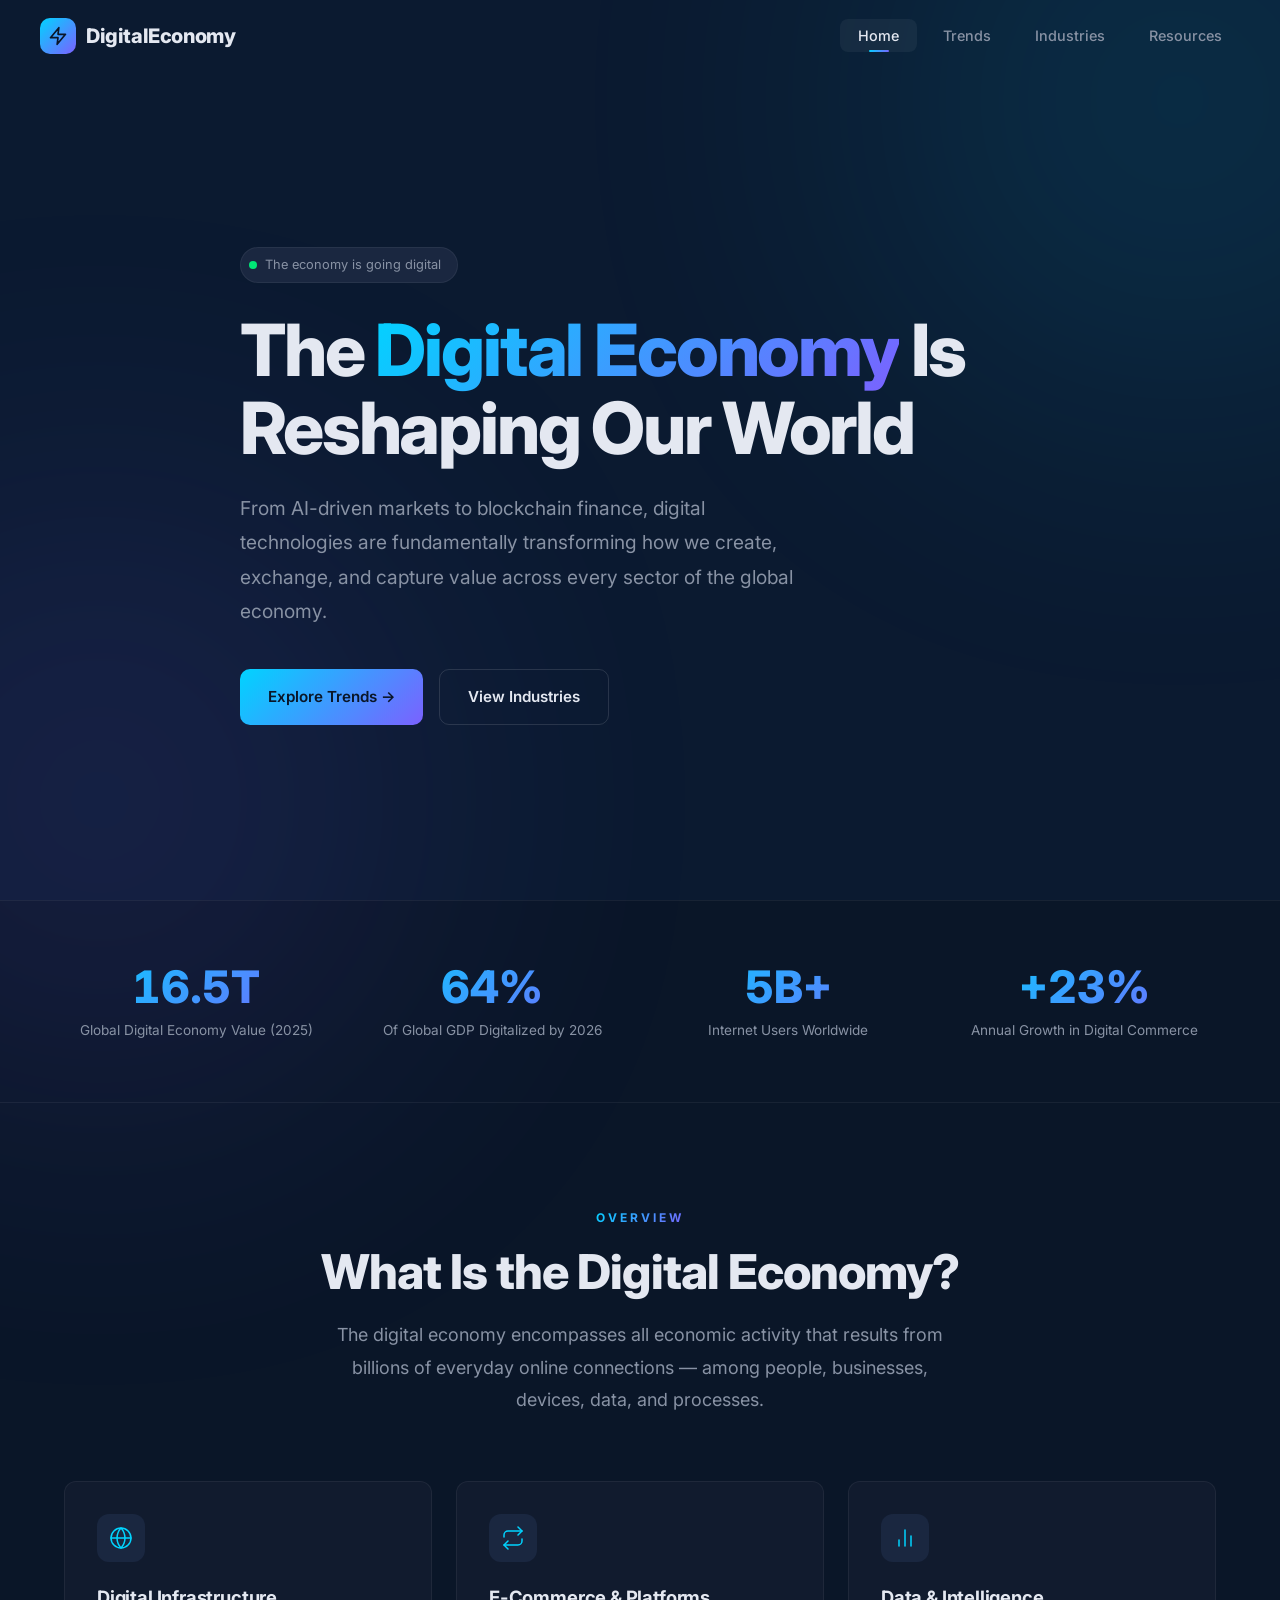
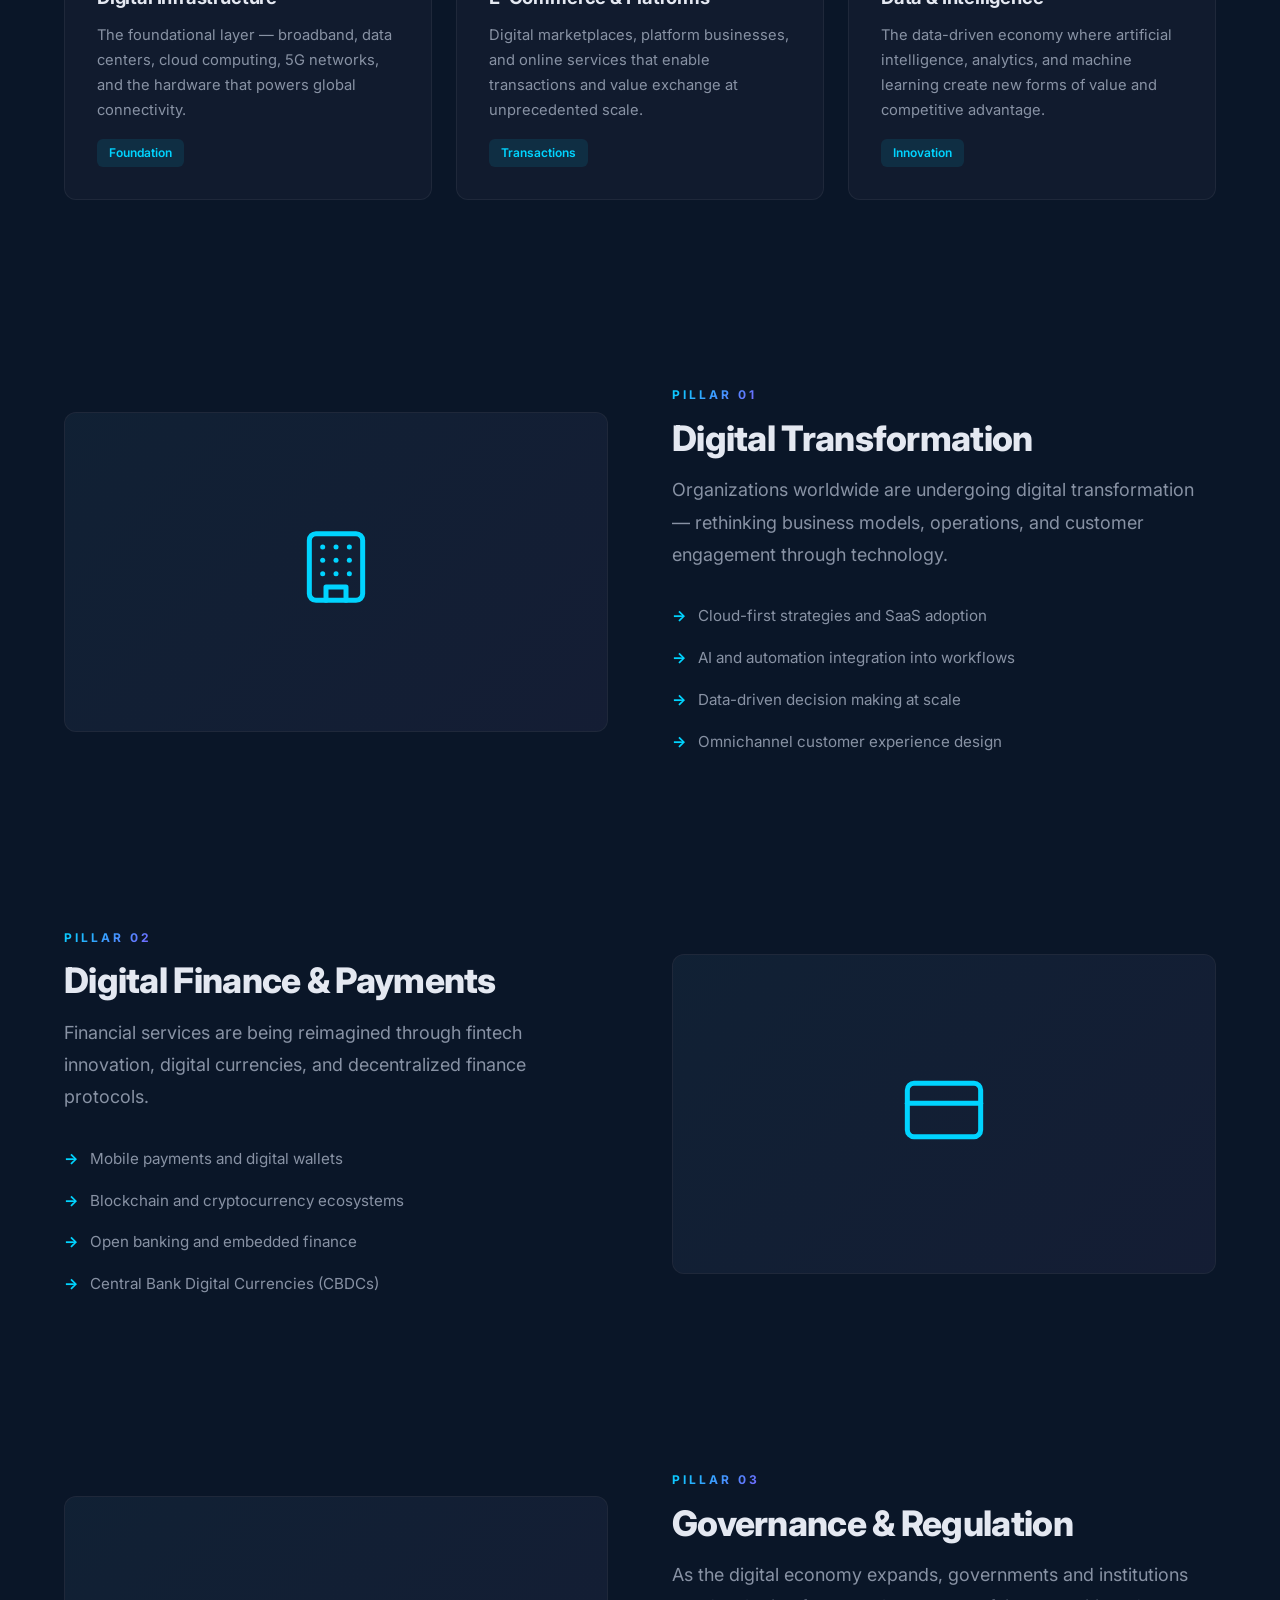
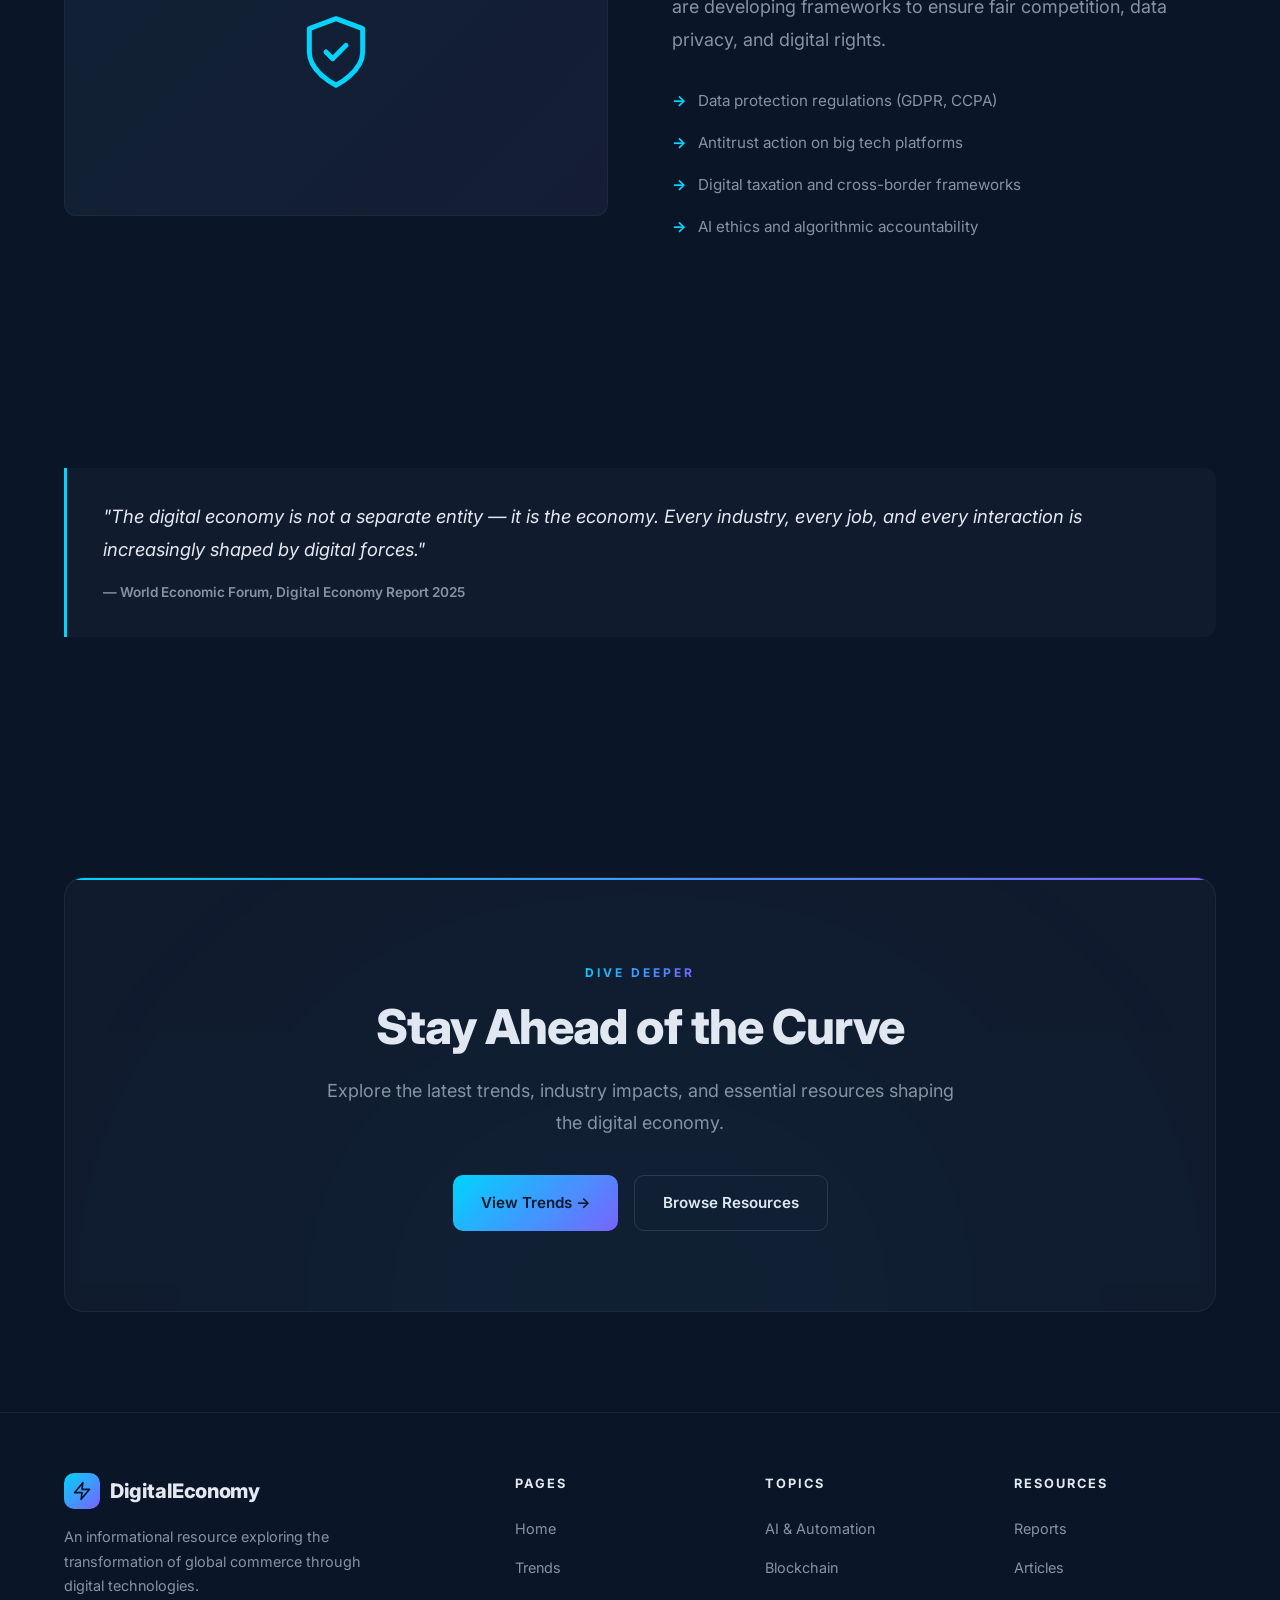
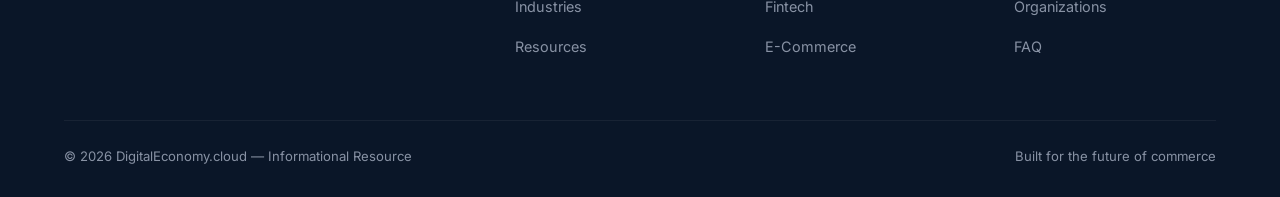
<file: index.html>
<!DOCTYPE html>
<html lang="en">
<head>
  <meta charset="UTF-8">
  <meta name="viewport" content="width=device-width, initial-scale=1.0">
  <meta name="description" content="Explore the digital economy — the global transformation of commerce, finance, and society through digital technologies.">
  <title>Digital Economy — Understanding the Future of Global Commerce</title>
  <link rel="preconnect" href="https://fonts.googleapis.com">
  <link rel="preconnect" href="https://fonts.gstatic.com" crossorigin>
  <link href="https://fonts.googleapis.com/css2?family=Inter:wght@400;500;600;700;800&display=swap" rel="stylesheet">
  <link rel="stylesheet" href="css/styles.css">
  <link rel="stylesheet" href="css/icons.css">
  <link rel="icon" href="data:image/svg+xml,%3Csvg xmlns='http://www.w3.org/2000/svg' viewBox='0 0 24 24' fill='none' stroke='%2300d4ff' stroke-width='2'%3E%3Cpolygon points='13 2 3 14 12 14 11 22 21 10 12 10 13 2'/%3E%3C/svg%3E">
</head>
<body>

  <!-- Background Effects -->
  <div class="bg-grid"></div>
  <div class="bg-glow bg-glow--1"></div>
  <div class="bg-glow bg-glow--2"></div>

  <!-- Navbar -->
  <nav class="navbar">
    <div class="navbar__inner">
      <a href="index.html" class="navbar__logo">
        <span class="navbar__logo-icon"><span class="icon icon--bolt"></span></span>
        DigitalEconomy
      </a>
      <ul class="navbar__links">
        <li><a href="index.html" class="navbar__link active">Home</a></li>
        <li><a href="trends.html" class="navbar__link">Trends</a></li>
        <li><a href="industries.html" class="navbar__link">Industries</a></li>
        <li><a href="resources.html" class="navbar__link">Resources</a></li>
      </ul>
      <button class="navbar__toggle" aria-label="Toggle navigation">
        <span></span><span></span><span></span>
      </button>
    </div>
  </nav>

  <!-- Hero -->
  <section class="hero">
    <div class="container">
      <div class="hero__content">
        <div class="hero__badge">
          <span class="hero__badge-dot"></span>
          The economy is going digital
        </div>
        <h1 class="hero__title">
          The <span class="gradient-text">Digital Economy</span> Is Reshaping Our World
        </h1>
        <p class="hero__description">
          From AI-driven markets to blockchain finance, digital technologies are fundamentally transforming how we create, exchange, and capture value across every sector of the global economy.
        </p>
        <div class="hero__actions">
          <a href="trends.html" class="btn btn--primary">Explore Trends →</a>
          <a href="industries.html" class="btn btn--outline">View Industries</a>
        </div>
      </div>
    </div>
  </section>

  <!-- Stats Strip -->
  <section class="stats-strip">
    <div class="container">
      <div class="stats-strip__grid">
        <div class="stat-item fade-in">
          <div class="stat-item__value counter" data-target="16" data-suffix=".5T">$0</div>
          <div class="stat-item__label">Global Digital Economy Value (2025)</div>
        </div>
        <div class="stat-item fade-in">
          <div class="stat-item__value counter" data-target="65" data-suffix="%">0</div>
          <div class="stat-item__label">Of Global GDP Digitalized by 2026</div>
        </div>
        <div class="stat-item fade-in">
          <div class="stat-item__value counter" data-target="5" data-suffix="B+">0</div>
          <div class="stat-item__label">Internet Users Worldwide</div>
        </div>
        <div class="stat-item fade-in">
          <div class="stat-item__value counter" data-target="23" data-suffix="%" data-prefix="+">0</div>
          <div class="stat-item__label">Annual Growth in Digital Commerce</div>
        </div>
      </div>
    </div>
  </section>

  <!-- What is the Digital Economy -->
  <section class="section">
    <div class="container">
      <div class="text-center fade-in" style="margin-bottom: 64px;">
        <span class="section-label">Overview</span>
        <h2 class="section-title">What Is the Digital Economy?</h2>
        <p class="section-subtitle">
          The digital economy encompasses all economic activity that results from billions of everyday online connections — among people, businesses, devices, data, and processes.
        </p>
      </div>

      <div class="grid-3">
        <div class="card fade-in">
          <div class="card__icon"><span class="icon icon--globe"></span></div>
          <h3 class="card__title">Digital Infrastructure</h3>
          <p class="card__text">The foundational layer — broadband, data centers, cloud computing, 5G networks, and the hardware that powers global connectivity.</p>
          <span class="card__tag">Foundation</span>
        </div>
        <div class="card fade-in">
          <div class="card__icon"><span class="icon icon--exchange"></span></div>
          <h3 class="card__title">E-Commerce & Platforms</h3>
          <p class="card__text">Digital marketplaces, platform businesses, and online services that enable transactions and value exchange at unprecedented scale.</p>
          <span class="card__tag">Transactions</span>
        </div>
        <div class="card fade-in">
          <div class="card__icon"><span class="icon icon--chart"></span></div>
          <h3 class="card__title">Data & Intelligence</h3>
          <p class="card__text">The data-driven economy where artificial intelligence, analytics, and machine learning create new forms of value and competitive advantage.</p>
          <span class="card__tag">Innovation</span>
        </div>
      </div>
    </div>
  </section>

  <!-- Feature Rows -->
  <section class="section" style="padding-top: 0;">
    <div class="container">
      <div class="feature-row fade-in">
        <div class="feature-row__visual">
          <div class="feature-row__icon"><span class="icon icon--building"></span></div>
        </div>
        <div class="feature-row__content">
          <span class="section-label">Pillar 01</span>
          <h3 class="section-title">Digital Transformation</h3>
          <p class="section-subtitle">Organizations worldwide are undergoing digital transformation — rethinking business models, operations, and customer engagement through technology.</p>
          <ul class="feature-row__list">
            <li>Cloud-first strategies and SaaS adoption</li>
            <li>AI and automation integration into workflows</li>
            <li>Data-driven decision making at scale</li>
            <li>Omnichannel customer experience design</li>
          </ul>
        </div>
      </div>

      <div class="feature-row fade-in">
        <div class="feature-row__visual">
          <div class="feature-row__icon"><span class="icon icon--card"></span></div>
        </div>
        <div class="feature-row__content">
          <span class="section-label">Pillar 02</span>
          <h3 class="section-title">Digital Finance & Payments</h3>
          <p class="section-subtitle">Financial services are being reimagined through fintech innovation, digital currencies, and decentralized finance protocols.</p>
          <ul class="feature-row__list">
            <li>Mobile payments and digital wallets</li>
            <li>Blockchain and cryptocurrency ecosystems</li>
            <li>Open banking and embedded finance</li>
            <li>Central Bank Digital Currencies (CBDCs)</li>
          </ul>
        </div>
      </div>

      <div class="feature-row fade-in">
        <div class="feature-row__visual">
          <div class="feature-row__icon"><span class="icon icon--shield"></span></div>
        </div>
        <div class="feature-row__content">
          <span class="section-label">Pillar 03</span>
          <h3 class="section-title">Governance & Regulation</h3>
          <p class="section-subtitle">As the digital economy expands, governments and institutions are developing frameworks to ensure fair competition, data privacy, and digital rights.</p>
          <ul class="feature-row__list">
            <li>Data protection regulations (GDPR, CCPA)</li>
            <li>Antitrust action on big tech platforms</li>
            <li>Digital taxation and cross-border frameworks</li>
            <li>AI ethics and algorithmic accountability</li>
          </ul>
        </div>
      </div>
    </div>
  </section>

  <!-- Quote -->
  <section class="section" style="padding-top: 0;">
    <div class="container">
      <div class="quote-block fade-in">
        <p class="quote-block__text">"The digital economy is not a separate entity — it is the economy. Every industry, every job, and every interaction is increasingly shaped by digital forces."</p>
        <span class="quote-block__author">— World Economic Forum, Digital Economy Report 2025</span>
      </div>
    </div>
  </section>

  <!-- CTA -->
  <section class="cta">
    <div class="container">
      <div class="cta__inner fade-in">
        <span class="section-label">Dive Deeper</span>
        <h2 class="section-title">Stay Ahead of the Curve</h2>
        <p class="section-subtitle">Explore the latest trends, industry impacts, and essential resources shaping the digital economy.</p>
        <div style="display: flex; gap: 16px; justify-content: center; flex-wrap: wrap;">
          <a href="trends.html" class="btn btn--primary">View Trends →</a>
          <a href="resources.html" class="btn btn--outline">Browse Resources</a>
        </div>
      </div>
    </div>
  </section>

  <!-- Footer -->
  <footer class="footer">
    <div class="container">
      <div class="footer__grid">
        <div>
          <a href="index.html" class="navbar__logo">
            <span class="navbar__logo-icon"><span class="icon icon--bolt"></span></span>
            DigitalEconomy
          </a>
          <p class="footer__brand-desc">An informational resource exploring the transformation of global commerce through digital technologies.</p>
        </div>
        <div>
          <h4 class="footer__heading">Pages</h4>
          <ul class="footer__list">
            <li><a href="index.html">Home</a></li>
            <li><a href="trends.html">Trends</a></li>
            <li><a href="industries.html">Industries</a></li>
            <li><a href="resources.html">Resources</a></li>
          </ul>
        </div>
        <div>
          <h4 class="footer__heading">Topics</h4>
          <ul class="footer__list">
            <li><a href="trends.html">AI & Automation</a></li>
            <li><a href="trends.html">Blockchain</a></li>
            <li><a href="industries.html">Fintech</a></li>
            <li><a href="industries.html">E-Commerce</a></li>
          </ul>
        </div>
        <div>
          <h4 class="footer__heading">Resources</h4>
          <ul class="footer__list">
            <li><a href="resources.html">Reports</a></li>
            <li><a href="resources.html">Articles</a></li>
            <li><a href="resources.html">Organizations</a></li>
            <li><a href="resources.html">FAQ</a></li>
          </ul>
        </div>
      </div>
      <div class="footer__bottom">
        <span>&copy; 2026 DigitalEconomy.cloud — Informational Resource</span>
        <span>Built for the future of commerce</span>
      </div>
    </div>
  </footer>

  <script src="js/main.js"></script>
</body>
</html>
</file>
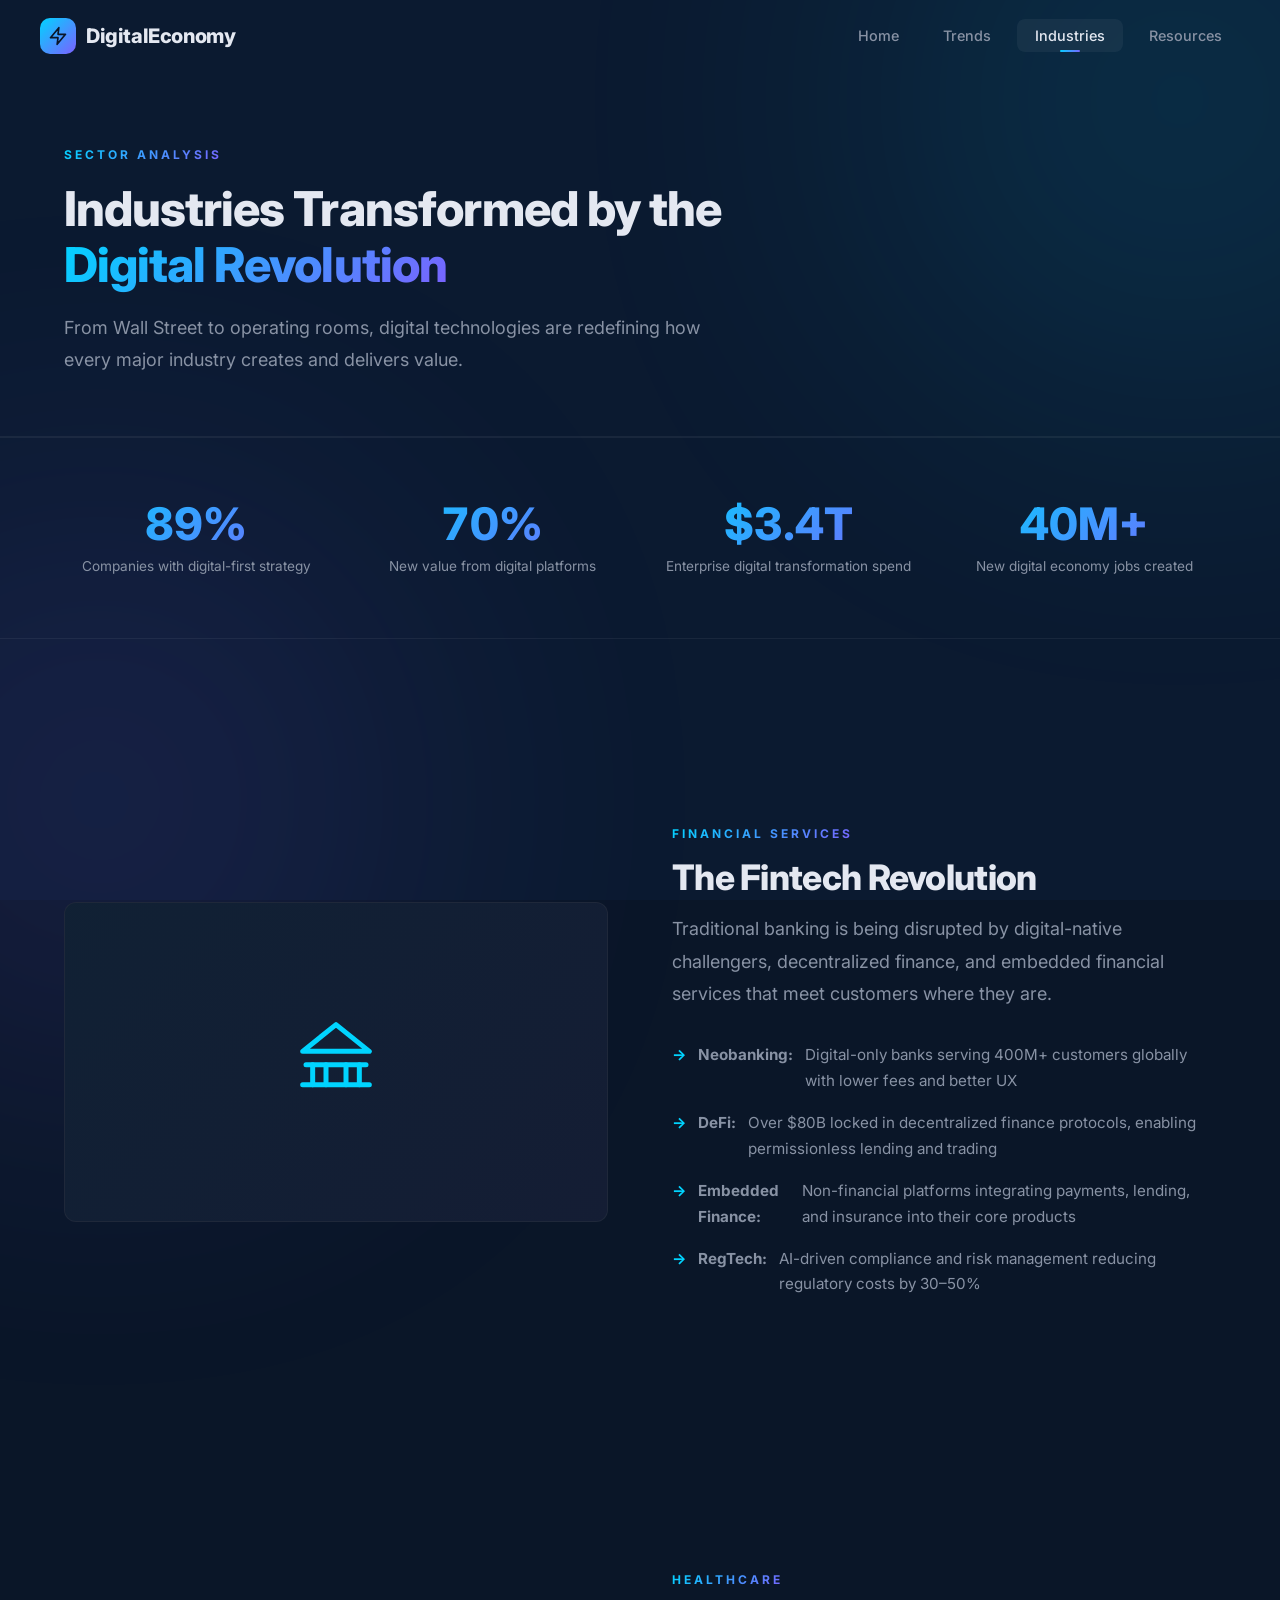
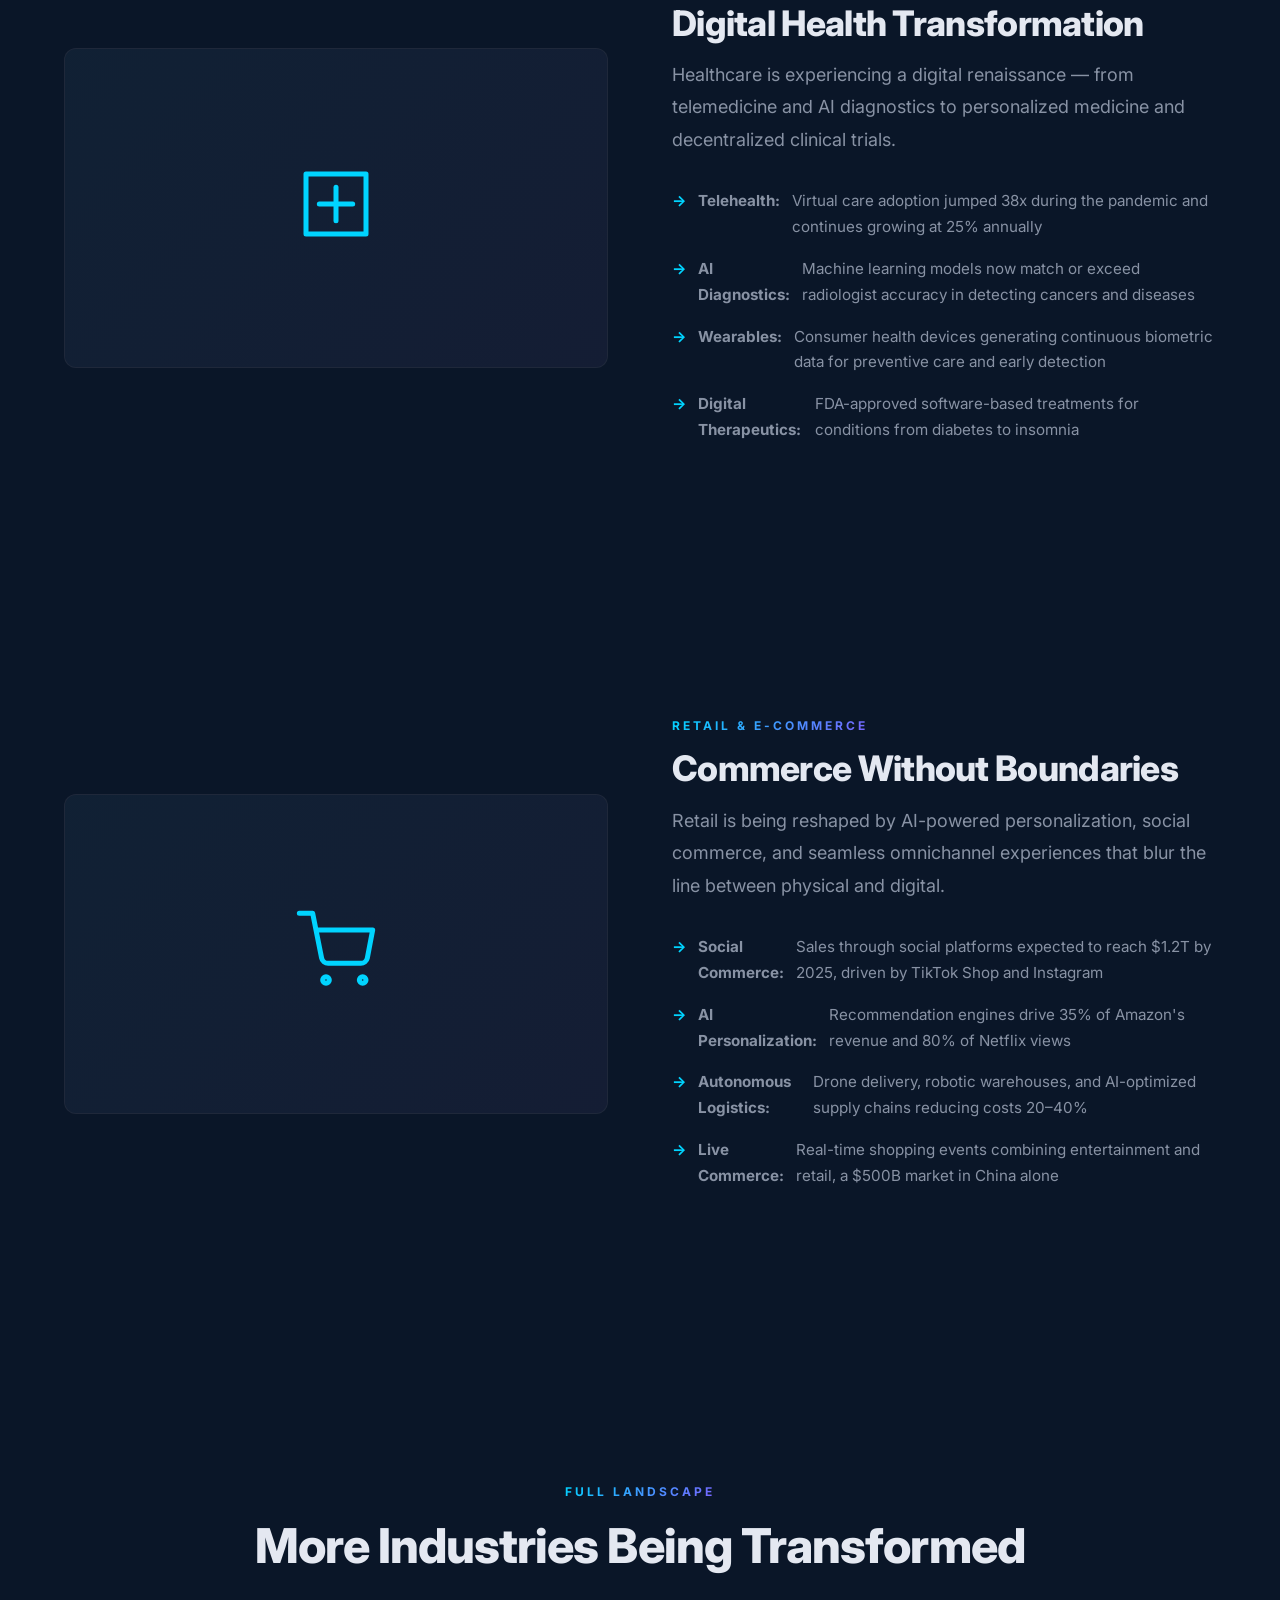
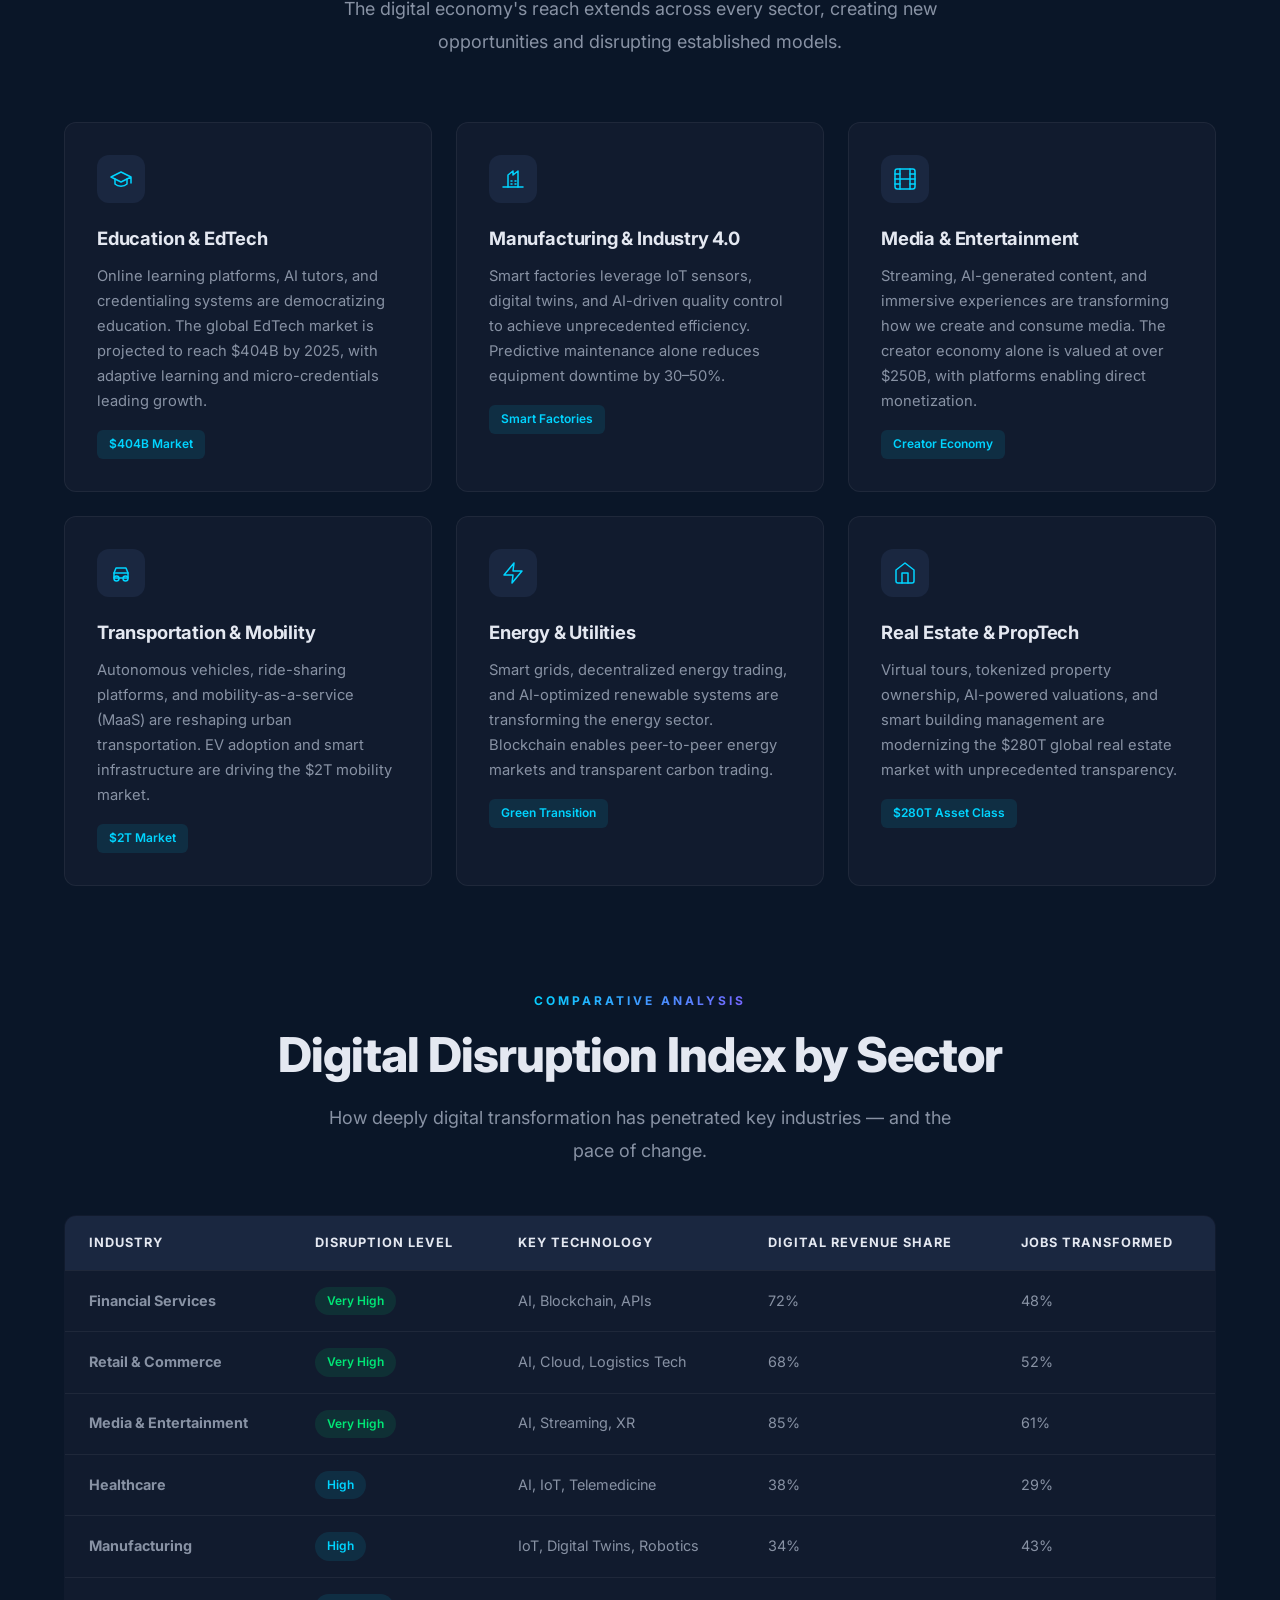
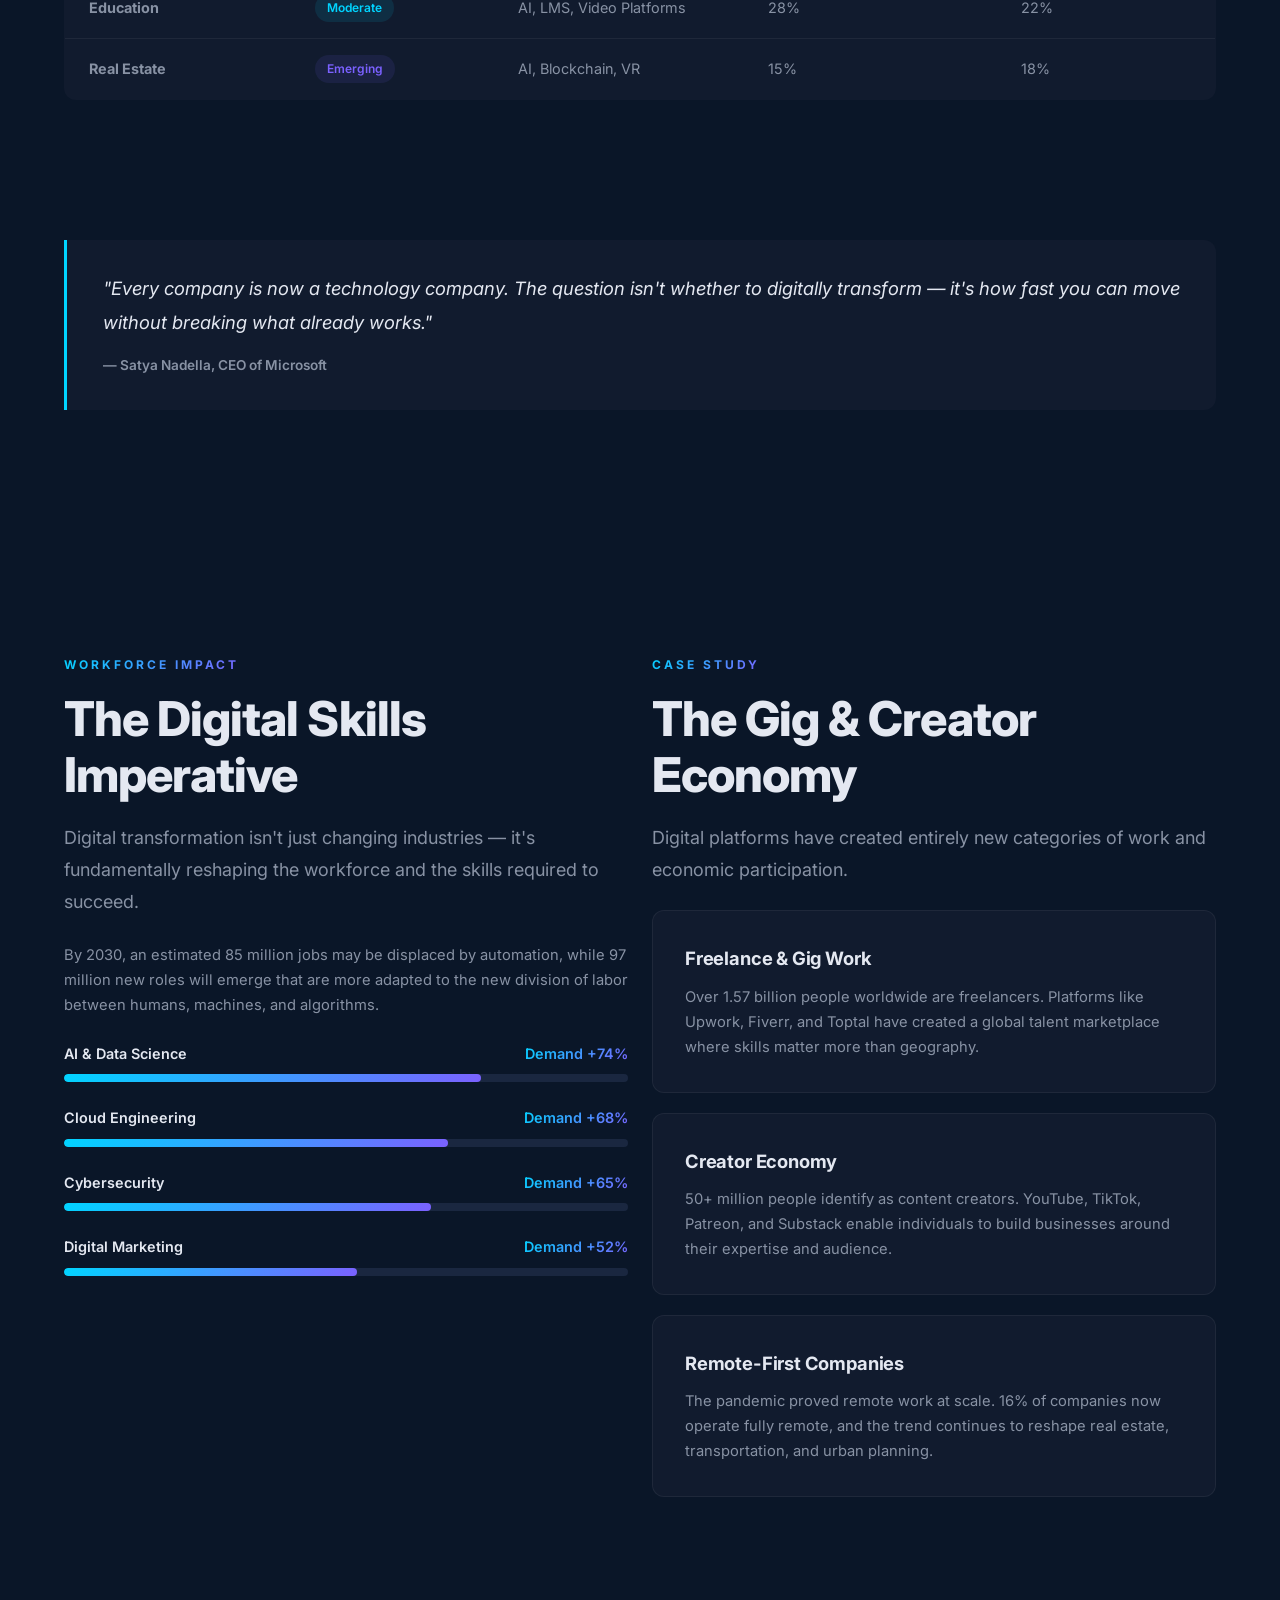
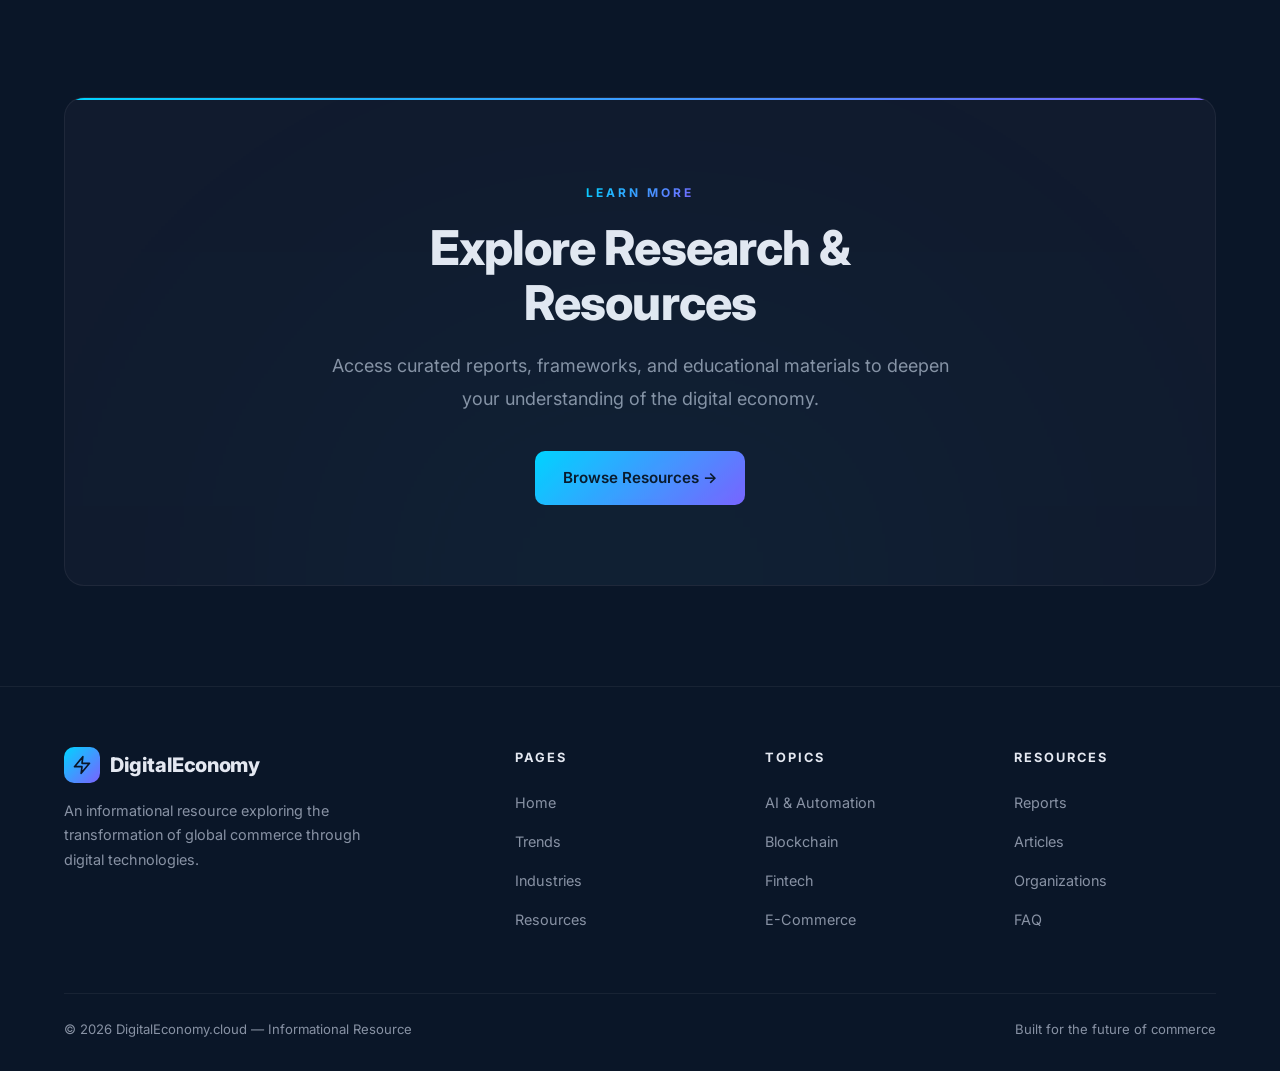
<file: industries.html>
<!DOCTYPE html>
<html lang="en">
<head>
  <meta charset="UTF-8">
  <meta name="viewport" content="width=device-width, initial-scale=1.0">
  <meta name="description" content="How the digital economy is transforming industries — finance, healthcare, retail, manufacturing, education, and entertainment.">
  <title>Industries — Digital Economy</title>
  <link rel="preconnect" href="https://fonts.googleapis.com">
  <link rel="preconnect" href="https://fonts.gstatic.com" crossorigin>
  <link href="https://fonts.googleapis.com/css2?family=Inter:wght@400;500;600;700;800&display=swap" rel="stylesheet">
  <link rel="stylesheet" href="css/styles.css">
  <link rel="stylesheet" href="css/icons.css">
  <link rel="icon" href="data:image/svg+xml,%3Csvg xmlns='http://www.w3.org/2000/svg' viewBox='0 0 24 24' fill='none' stroke='%2300d4ff' stroke-width='2'%3E%3Cpolygon points='13 2 3 14 12 14 11 22 21 10 12 10 13 2'/%3E%3C/svg%3E">
</head>
<body>

  <div class="bg-grid"></div>
  <div class="bg-glow bg-glow--1"></div>
  <div class="bg-glow bg-glow--2"></div>

  <!-- Navbar -->
  <nav class="navbar">
    <div class="navbar__inner">
      <a href="index.html" class="navbar__logo">
        <span class="navbar__logo-icon"><span class="icon icon--bolt"></span></span>
        DigitalEconomy
      </a>
      <ul class="navbar__links">
        <li><a href="index.html" class="navbar__link">Home</a></li>
        <li><a href="trends.html" class="navbar__link">Trends</a></li>
        <li><a href="industries.html" class="navbar__link active">Industries</a></li>
        <li><a href="resources.html" class="navbar__link">Resources</a></li>
      </ul>
      <button class="navbar__toggle" aria-label="Toggle navigation">
        <span></span><span></span><span></span>
      </button>
    </div>
  </nav>

  <!-- Page Header -->
  <section class="page-header">
    <div class="container">
      <div class="fade-in">
        <span class="section-label">Sector Analysis</span>
        <h1 class="section-title" style="max-width: 750px;">Industries Transformed by the <span class="gradient-text">Digital Revolution</span></h1>
        <p class="section-subtitle">From Wall Street to operating rooms, digital technologies are redefining how every major industry creates and delivers value.</p>
      </div>
    </div>
  </section>

  <!-- Industry Impact Stats -->
  <section class="stats-strip">
    <div class="container">
      <div class="stats-strip__grid">
        <div class="stat-item fade-in">
          <div class="stat-item__value counter" data-target="89" data-suffix="%">0</div>
          <div class="stat-item__label">Companies with digital-first strategy</div>
        </div>
        <div class="stat-item fade-in">
          <div class="stat-item__value counter" data-target="70" data-suffix="%">0</div>
          <div class="stat-item__label">New value from digital platforms</div>
        </div>
        <div class="stat-item fade-in">
          <div class="stat-item__value counter" data-target="3" data-suffix=".4T" data-prefix="$">0</div>
          <div class="stat-item__label">Enterprise digital transformation spend</div>
        </div>
        <div class="stat-item fade-in">
          <div class="stat-item__value counter" data-target="40" data-suffix="M+">0</div>
          <div class="stat-item__label">New digital economy jobs created</div>
        </div>
      </div>
    </div>
  </section>

  <!-- Financial Services -->
  <section class="section" id="finance">
    <div class="container">
      <div class="feature-row fade-in">
        <div class="feature-row__visual">
          <div class="feature-row__icon"><span class="icon icon--bank"></span></div>
        </div>
        <div class="feature-row__content">
          <span class="section-label">Financial Services</span>
          <h2 class="section-title">The Fintech Revolution</h2>
          <p class="section-subtitle">Traditional banking is being disrupted by digital-native challengers, decentralized finance, and embedded financial services that meet customers where they are.</p>
          <ul class="feature-row__list">
            <li><strong>Neobanking:</strong> Digital-only banks serving 400M+ customers globally with lower fees and better UX</li>
            <li><strong>DeFi:</strong> Over $80B locked in decentralized finance protocols, enabling permissionless lending and trading</li>
            <li><strong>Embedded Finance:</strong> Non-financial platforms integrating payments, lending, and insurance into their core products</li>
            <li><strong>RegTech:</strong> AI-driven compliance and risk management reducing regulatory costs by 30–50%</li>
          </ul>
        </div>
      </div>
    </div>
  </section>

  <!-- Healthcare -->
  <section class="section" style="padding-top: 0;" id="healthcare">
    <div class="container">
      <div class="feature-row fade-in">
        <div class="feature-row__visual">
          <div class="feature-row__icon"><span class="icon icon--hospital"></span></div>
        </div>
        <div class="feature-row__content">
          <span class="section-label">Healthcare</span>
          <h2 class="section-title">Digital Health Transformation</h2>
          <p class="section-subtitle">Healthcare is experiencing a digital renaissance — from telemedicine and AI diagnostics to personalized medicine and decentralized clinical trials.</p>
          <ul class="feature-row__list">
            <li><strong>Telehealth:</strong> Virtual care adoption jumped 38x during the pandemic and continues growing at 25% annually</li>
            <li><strong>AI Diagnostics:</strong> Machine learning models now match or exceed radiologist accuracy in detecting cancers and diseases</li>
            <li><strong>Wearables:</strong> Consumer health devices generating continuous biometric data for preventive care and early detection</li>
            <li><strong>Digital Therapeutics:</strong> FDA-approved software-based treatments for conditions from diabetes to insomnia</li>
          </ul>
        </div>
      </div>
    </div>
  </section>

  <!-- Retail & E-Commerce -->
  <section class="section" style="padding-top: 0;" id="retail">
    <div class="container">
      <div class="feature-row fade-in">
        <div class="feature-row__visual">
          <div class="feature-row__icon"><span class="icon icon--cart"></span></div>
        </div>
        <div class="feature-row__content">
          <span class="section-label">Retail & E-Commerce</span>
          <h2 class="section-title">Commerce Without Boundaries</h2>
          <p class="section-subtitle">Retail is being reshaped by AI-powered personalization, social commerce, and seamless omnichannel experiences that blur the line between physical and digital.</p>
          <ul class="feature-row__list">
            <li><strong>Social Commerce:</strong> Sales through social platforms expected to reach $1.2T by 2025, driven by TikTok Shop and Instagram</li>
            <li><strong>AI Personalization:</strong> Recommendation engines drive 35% of Amazon's revenue and 80% of Netflix views</li>
            <li><strong>Autonomous Logistics:</strong> Drone delivery, robotic warehouses, and AI-optimized supply chains reducing costs 20–40%</li>
            <li><strong>Live Commerce:</strong> Real-time shopping events combining entertainment and retail, a $500B market in China alone</li>
          </ul>
        </div>
      </div>
    </div>
  </section>

  <!-- All Industries Grid -->
  <section class="section">
    <div class="container">
      <div class="text-center fade-in" style="margin-bottom: 64px;">
        <span class="section-label">Full Landscape</span>
        <h2 class="section-title">More Industries Being Transformed</h2>
        <p class="section-subtitle">The digital economy's reach extends across every sector, creating new opportunities and disrupting established models.</p>
      </div>

      <div class="grid-3">
        <div class="card fade-in">
          <div class="card__icon"><span class="icon icon--graduation"></span></div>
          <h3 class="card__title">Education & EdTech</h3>
          <p class="card__text">Online learning platforms, AI tutors, and credentialing systems are democratizing education. The global EdTech market is projected to reach $404B by 2025, with adaptive learning and micro-credentials leading growth.</p>
          <span class="card__tag">$404B Market</span>
        </div>
        <div class="card fade-in">
          <div class="card__icon"><span class="icon icon--factory"></span></div>
          <h3 class="card__title">Manufacturing & Industry 4.0</h3>
          <p class="card__text">Smart factories leverage IoT sensors, digital twins, and AI-driven quality control to achieve unprecedented efficiency. Predictive maintenance alone reduces equipment downtime by 30–50%.</p>
          <span class="card__tag">Smart Factories</span>
        </div>
        <div class="card fade-in">
          <div class="card__icon"><span class="icon icon--film"></span></div>
          <h3 class="card__title">Media & Entertainment</h3>
          <p class="card__text">Streaming, AI-generated content, and immersive experiences are transforming how we create and consume media. The creator economy alone is valued at over $250B, with platforms enabling direct monetization.</p>
          <span class="card__tag">Creator Economy</span>
        </div>
        <div class="card fade-in">
          <div class="card__icon"><span class="icon icon--car"></span></div>
          <h3 class="card__title">Transportation & Mobility</h3>
          <p class="card__text">Autonomous vehicles, ride-sharing platforms, and mobility-as-a-service (MaaS) are reshaping urban transportation. EV adoption and smart infrastructure are driving the $2T mobility market.</p>
          <span class="card__tag">$2T Market</span>
        </div>
        <div class="card fade-in">
          <div class="card__icon"><span class="icon icon--energy"></span></div>
          <h3 class="card__title">Energy & Utilities</h3>
          <p class="card__text">Smart grids, decentralized energy trading, and AI-optimized renewable systems are transforming the energy sector. Blockchain enables peer-to-peer energy markets and transparent carbon trading.</p>
          <span class="card__tag">Green Transition</span>
        </div>
        <div class="card fade-in">
          <div class="card__icon"><span class="icon icon--home"></span></div>
          <h3 class="card__title">Real Estate & PropTech</h3>
          <p class="card__text">Virtual tours, tokenized property ownership, AI-powered valuations, and smart building management are modernizing the $280T global real estate market with unprecedented transparency.</p>
          <span class="card__tag">$280T Asset Class</span>
        </div>
      </div>
    </div>
  </section>

  <!-- Digital Economy Impact Table -->
  <section class="section" style="padding-top: 0;">
    <div class="container">
      <div class="text-center fade-in" style="margin-bottom: 48px;">
        <span class="section-label">Comparative Analysis</span>
        <h2 class="section-title">Digital Disruption Index by Sector</h2>
        <p class="section-subtitle">How deeply digital transformation has penetrated key industries — and the pace of change.</p>
      </div>

      <div class="fade-in" style="overflow-x: auto;">
        <table class="data-table">
          <thead>
            <tr>
              <th>Industry</th>
              <th>Disruption Level</th>
              <th>Key Technology</th>
              <th>Digital Revenue Share</th>
              <th>Jobs Transformed</th>
            </tr>
          </thead>
          <tbody>
            <tr>
              <td><strong>Financial Services</strong></td>
              <td><span class="pill pill--green">Very High</span></td>
              <td>AI, Blockchain, APIs</td>
              <td>72%</td>
              <td>48%</td>
            </tr>
            <tr>
              <td><strong>Retail & Commerce</strong></td>
              <td><span class="pill pill--green">Very High</span></td>
              <td>AI, Cloud, Logistics Tech</td>
              <td>68%</td>
              <td>52%</td>
            </tr>
            <tr>
              <td><strong>Media & Entertainment</strong></td>
              <td><span class="pill pill--green">Very High</span></td>
              <td>AI, Streaming, XR</td>
              <td>85%</td>
              <td>61%</td>
            </tr>
            <tr>
              <td><strong>Healthcare</strong></td>
              <td><span class="pill">High</span></td>
              <td>AI, IoT, Telemedicine</td>
              <td>38%</td>
              <td>29%</td>
            </tr>
            <tr>
              <td><strong>Manufacturing</strong></td>
              <td><span class="pill">High</span></td>
              <td>IoT, Digital Twins, Robotics</td>
              <td>34%</td>
              <td>43%</td>
            </tr>
            <tr>
              <td><strong>Education</strong></td>
              <td><span class="pill">Moderate</span></td>
              <td>AI, LMS, Video Platforms</td>
              <td>28%</td>
              <td>22%</td>
            </tr>
            <tr>
              <td><strong>Real Estate</strong></td>
              <td><span class="pill pill--purple">Emerging</span></td>
              <td>AI, Blockchain, VR</td>
              <td>15%</td>
              <td>18%</td>
            </tr>
          </tbody>
        </table>
      </div>
    </div>
  </section>

  <!-- Quote -->
  <section class="section" style="padding-top: 0;">
    <div class="container">
      <div class="quote-block fade-in">
        <p class="quote-block__text">"Every company is now a technology company. The question isn't whether to digitally transform — it's how fast you can move without breaking what already works."</p>
        <span class="quote-block__author">— Satya Nadella, CEO of Microsoft</span>
      </div>
    </div>
  </section>

  <!-- Workforce Section -->
  <section class="section">
    <div class="container">
      <div class="grid-2">
        <div class="fade-in">
          <span class="section-label">Workforce Impact</span>
          <h2 class="section-title">The Digital Skills Imperative</h2>
          <p class="section-subtitle" style="margin-bottom: 24px;">Digital transformation isn't just changing industries — it's fundamentally reshaping the workforce and the skills required to succeed.</p>
          <p class="card__text" style="margin-bottom: 24px;">By 2030, an estimated 85 million jobs may be displaced by automation, while 97 million new roles will emerge that are more adapted to the new division of labor between humans, machines, and algorithms.</p>

          <div class="progress-bar">
            <div class="progress-bar__header">
              <span>AI & Data Science</span>
              <span class="gradient-text">Demand +74%</span>
            </div>
            <div class="progress-bar__track">
              <div class="progress-bar__fill" data-width="74%"></div>
            </div>
          </div>

          <div class="progress-bar">
            <div class="progress-bar__header">
              <span>Cloud Engineering</span>
              <span class="gradient-text">Demand +68%</span>
            </div>
            <div class="progress-bar__track">
              <div class="progress-bar__fill" data-width="68%"></div>
            </div>
          </div>

          <div class="progress-bar">
            <div class="progress-bar__header">
              <span>Cybersecurity</span>
              <span class="gradient-text">Demand +65%</span>
            </div>
            <div class="progress-bar__track">
              <div class="progress-bar__fill" data-width="65%"></div>
            </div>
          </div>

          <div class="progress-bar">
            <div class="progress-bar__header">
              <span>Digital Marketing</span>
              <span class="gradient-text">Demand +52%</span>
            </div>
            <div class="progress-bar__track">
              <div class="progress-bar__fill" data-width="52%"></div>
            </div>
          </div>
        </div>

        <div class="fade-in">
          <span class="section-label">Case Study</span>
          <h2 class="section-title">The Gig & Creator Economy</h2>
          <p class="section-subtitle" style="margin-bottom: 24px;">Digital platforms have created entirely new categories of work and economic participation.</p>

          <div class="card" style="margin-bottom: 20px;">
            <h4 class="card__title">Freelance & Gig Work</h4>
            <p class="card__text">Over 1.57 billion people worldwide are freelancers. Platforms like Upwork, Fiverr, and Toptal have created a global talent marketplace where skills matter more than geography.</p>
          </div>

          <div class="card" style="margin-bottom: 20px;">
            <h4 class="card__title">Creator Economy</h4>
            <p class="card__text">50+ million people identify as content creators. YouTube, TikTok, Patreon, and Substack enable individuals to build businesses around their expertise and audience.</p>
          </div>

          <div class="card">
            <h4 class="card__title">Remote-First Companies</h4>
            <p class="card__text">The pandemic proved remote work at scale. 16% of companies now operate fully remote, and the trend continues to reshape real estate, transportation, and urban planning.</p>
          </div>
        </div>
      </div>
    </div>
  </section>

  <!-- CTA -->
  <section class="cta">
    <div class="container">
      <div class="cta__inner fade-in">
        <span class="section-label">Learn More</span>
        <h2 class="section-title">Explore Research & Resources</h2>
        <p class="section-subtitle">Access curated reports, frameworks, and educational materials to deepen your understanding of the digital economy.</p>
        <a href="resources.html" class="btn btn--primary">Browse Resources →</a>
      </div>
    </div>
  </section>

  <!-- Footer -->
  <footer class="footer">
    <div class="container">
      <div class="footer__grid">
        <div>
          <a href="index.html" class="navbar__logo">
            <span class="navbar__logo-icon"><span class="icon icon--bolt"></span></span>
            DigitalEconomy
          </a>
          <p class="footer__brand-desc">An informational resource exploring the transformation of global commerce through digital technologies.</p>
        </div>
        <div>
          <h4 class="footer__heading">Pages</h4>
          <ul class="footer__list">
            <li><a href="index.html">Home</a></li>
            <li><a href="trends.html">Trends</a></li>
            <li><a href="industries.html">Industries</a></li>
            <li><a href="resources.html">Resources</a></li>
          </ul>
        </div>
        <div>
          <h4 class="footer__heading">Topics</h4>
          <ul class="footer__list">
            <li><a href="trends.html">AI & Automation</a></li>
            <li><a href="trends.html">Blockchain</a></li>
            <li><a href="industries.html">Fintech</a></li>
            <li><a href="industries.html">E-Commerce</a></li>
          </ul>
        </div>
        <div>
          <h4 class="footer__heading">Resources</h4>
          <ul class="footer__list">
            <li><a href="resources.html">Reports</a></li>
            <li><a href="resources.html">Articles</a></li>
            <li><a href="resources.html">Organizations</a></li>
            <li><a href="resources.html">FAQ</a></li>
          </ul>
        </div>
      </div>
      <div class="footer__bottom">
        <span>&copy; 2026 DigitalEconomy.cloud — Informational Resource</span>
        <span>Built for the future of commerce</span>
      </div>
    </div>
  </footer>

  <script src="js/main.js"></script>
</body>
</html>
</file>
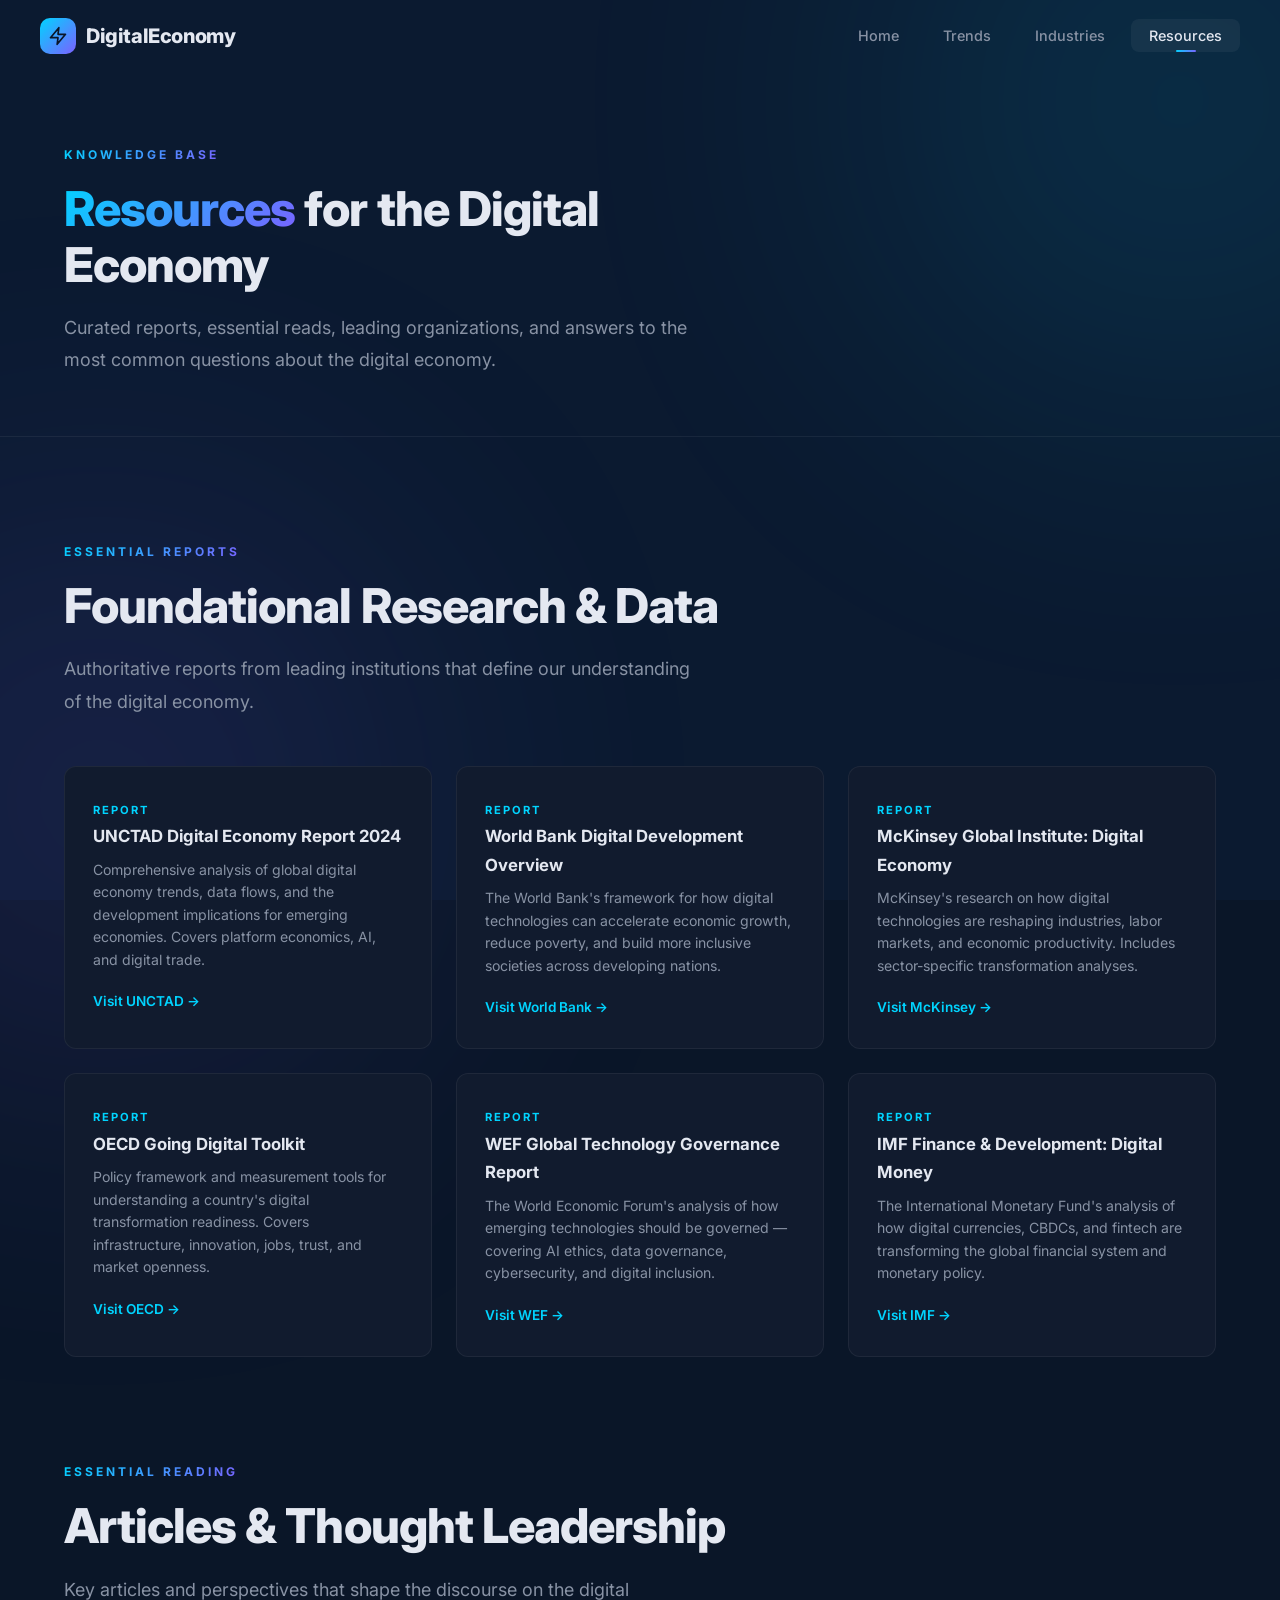
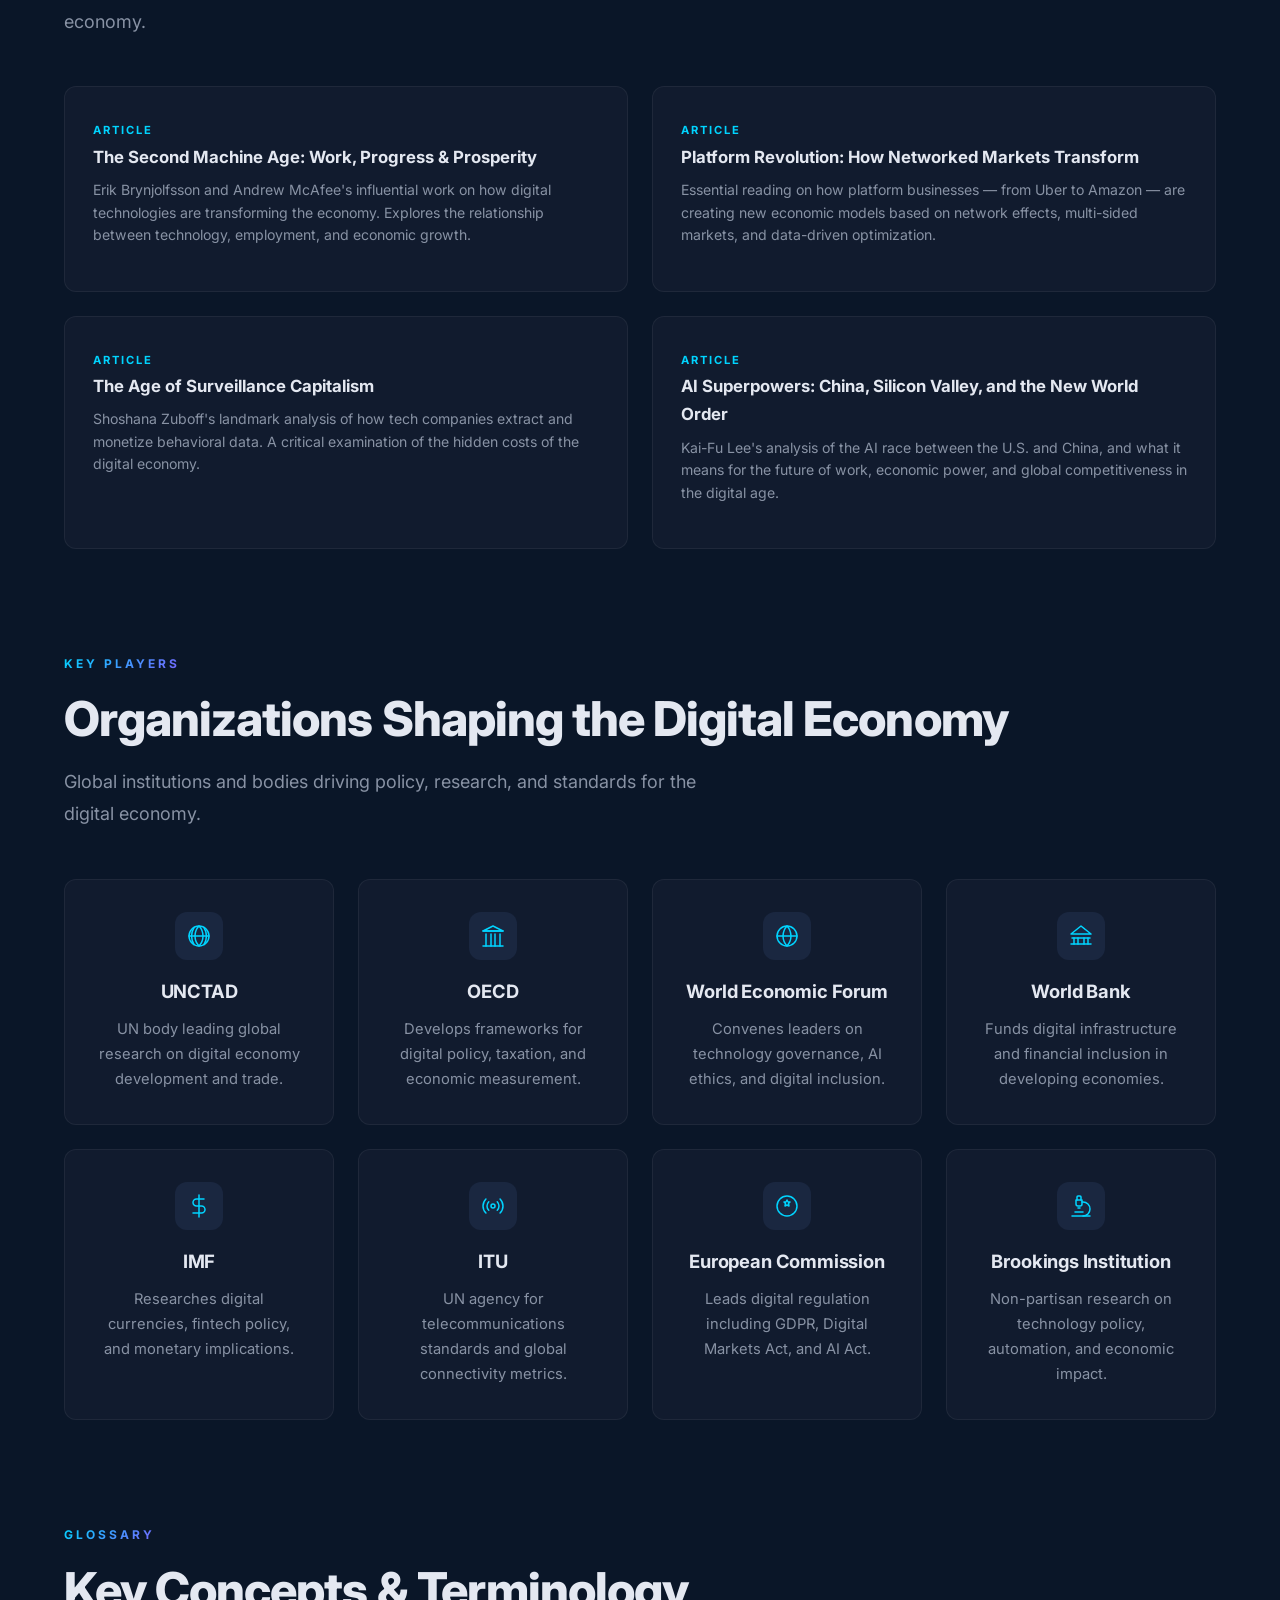
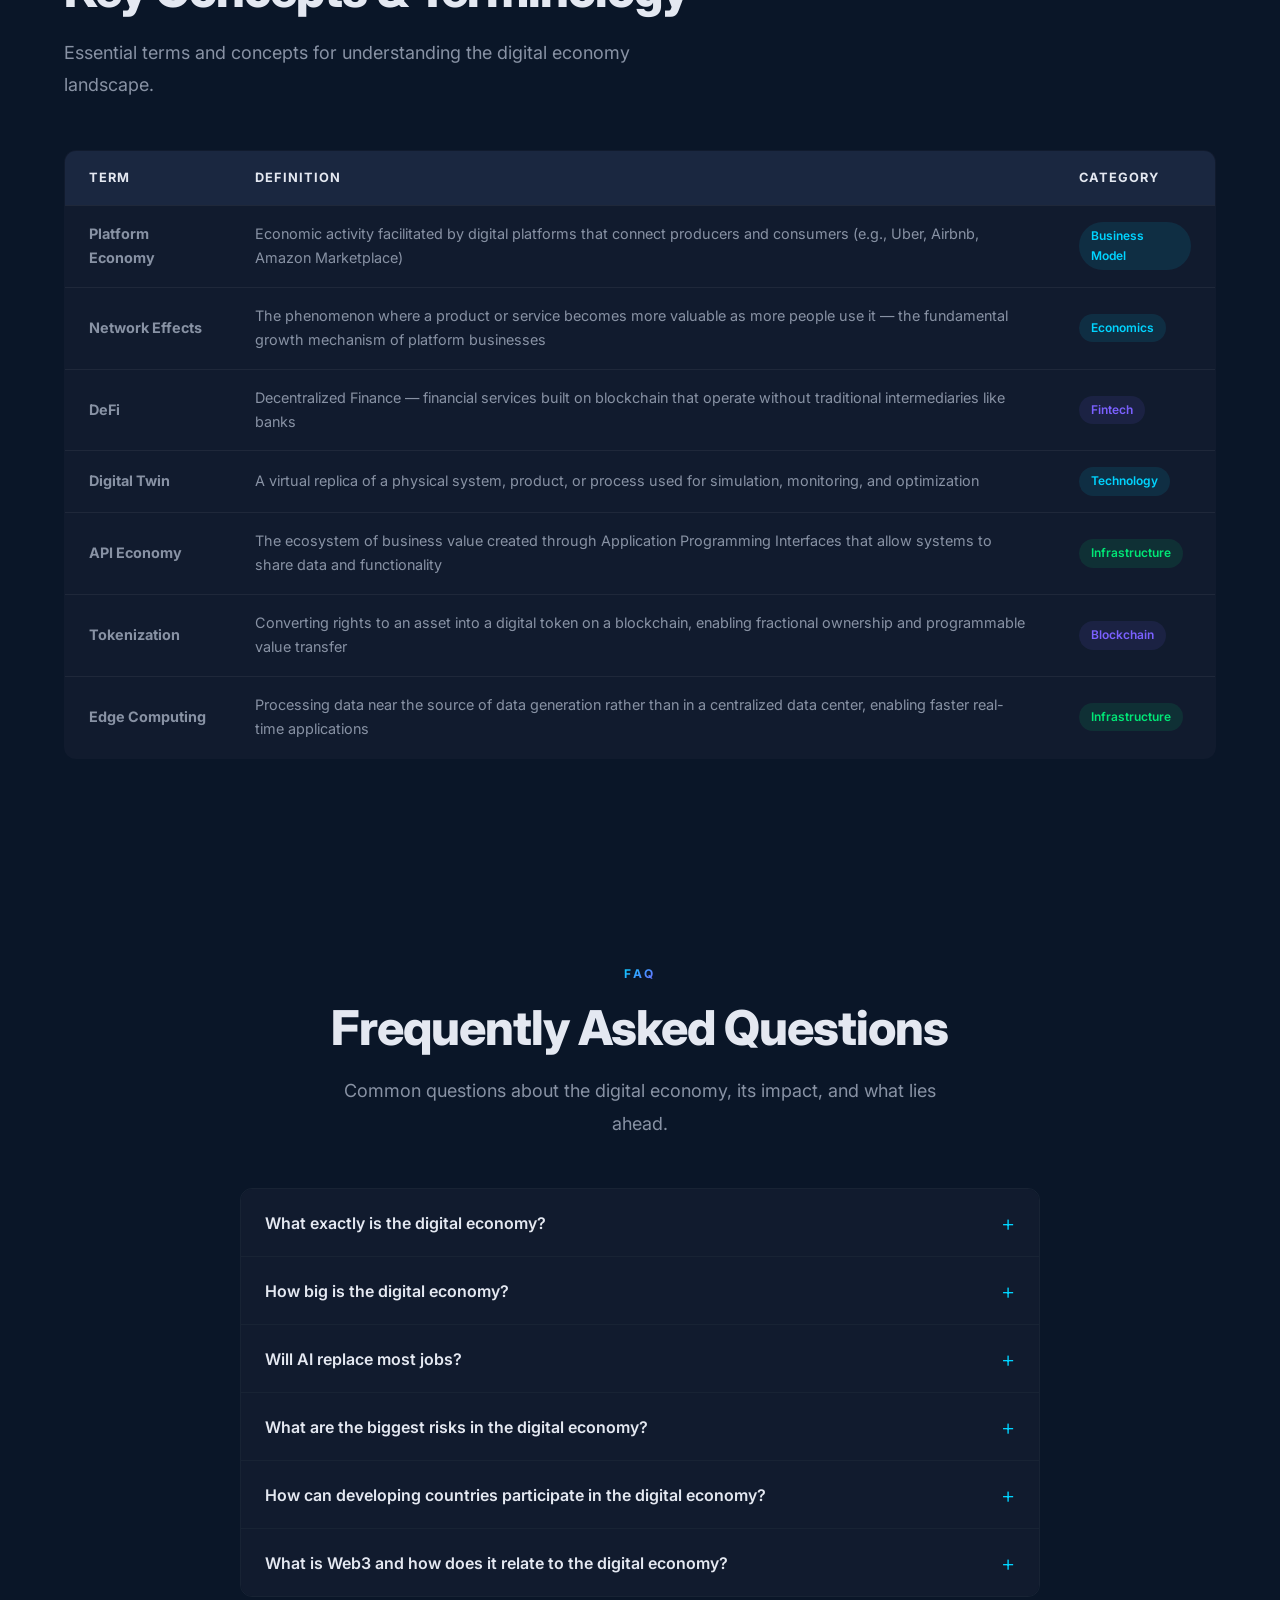
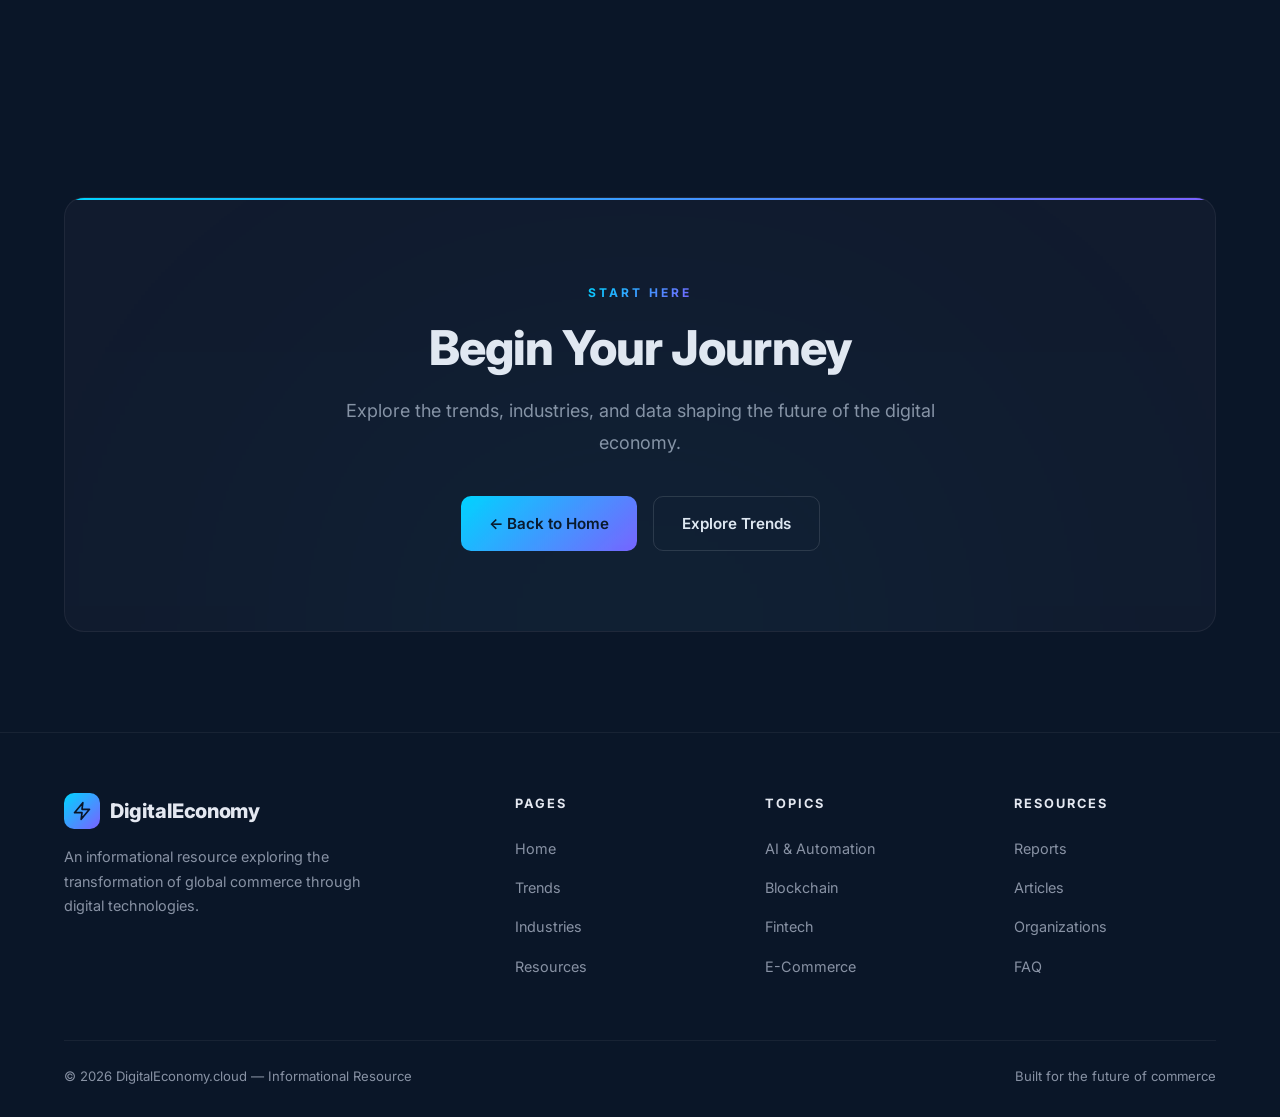
<file: resources.html>
<!DOCTYPE html>
<html lang="en">
<head>
  <meta charset="UTF-8">
  <meta name="viewport" content="width=device-width, initial-scale=1.0">
  <meta name="description" content="Essential resources for understanding the digital economy — reports, articles, organizations, and frequently asked questions.">
  <title>Resources — Digital Economy</title>
  <link rel="preconnect" href="https://fonts.googleapis.com">
  <link rel="preconnect" href="https://fonts.gstatic.com" crossorigin>
  <link href="https://fonts.googleapis.com/css2?family=Inter:wght@400;500;600;700;800&display=swap" rel="stylesheet">
  <link rel="stylesheet" href="css/styles.css">
  <link rel="stylesheet" href="css/icons.css">
  <link rel="icon" href="data:image/svg+xml,%3Csvg xmlns='http://www.w3.org/2000/svg' viewBox='0 0 24 24' fill='none' stroke='%2300d4ff' stroke-width='2'%3E%3Cpolygon points='13 2 3 14 12 14 11 22 21 10 12 10 13 2'/%3E%3C/svg%3E">
</head>
<body>

  <div class="bg-grid"></div>
  <div class="bg-glow bg-glow--1"></div>
  <div class="bg-glow bg-glow--2"></div>

  <!-- Navbar -->
  <nav class="navbar">
    <div class="navbar__inner">
      <a href="index.html" class="navbar__logo">
        <span class="navbar__logo-icon"><span class="icon icon--bolt"></span></span>
        DigitalEconomy
      </a>
      <ul class="navbar__links">
        <li><a href="index.html" class="navbar__link">Home</a></li>
        <li><a href="trends.html" class="navbar__link">Trends</a></li>
        <li><a href="industries.html" class="navbar__link">Industries</a></li>
        <li><a href="resources.html" class="navbar__link active">Resources</a></li>
      </ul>
      <button class="navbar__toggle" aria-label="Toggle navigation">
        <span></span><span></span><span></span>
      </button>
    </div>
  </nav>

  <!-- Page Header -->
  <section class="page-header">
    <div class="container">
      <div class="fade-in">
        <span class="section-label">Knowledge Base</span>
        <h1 class="section-title" style="max-width: 680px;"><span class="gradient-text">Resources</span> for the Digital Economy</h1>
        <p class="section-subtitle">Curated reports, essential reads, leading organizations, and answers to the most common questions about the digital economy.</p>
      </div>
    </div>
  </section>

  <!-- Key Reports -->
  <section class="section" id="reports">
    <div class="container">
      <div class="fade-in" style="margin-bottom: 48px;">
        <span class="section-label">Essential Reports</span>
        <h2 class="section-title">Foundational Research & Data</h2>
        <p class="section-subtitle">Authoritative reports from leading institutions that define our understanding of the digital economy.</p>
      </div>

      <div class="grid-3">
        <div class="resource-card fade-in">
          <span class="resource-card__type">Report</span>
          <h3 class="resource-card__title">UNCTAD Digital Economy Report 2024</h3>
          <p class="resource-card__desc">Comprehensive analysis of global digital economy trends, data flows, and the development implications for emerging economies. Covers platform economics, AI, and digital trade.</p>
          <a href="https://unctad.org/topic/digital-economy" class="resource-card__link" target="_blank" rel="noopener noreferrer">Visit UNCTAD →</a>
        </div>
        <div class="resource-card fade-in">
          <span class="resource-card__type">Report</span>
          <h3 class="resource-card__title">World Bank Digital Development Overview</h3>
          <p class="resource-card__desc">The World Bank's framework for how digital technologies can accelerate economic growth, reduce poverty, and build more inclusive societies across developing nations.</p>
          <a href="https://www.worldbank.org/en/topic/digital-development" class="resource-card__link" target="_blank" rel="noopener noreferrer">Visit World Bank →</a>
        </div>
        <div class="resource-card fade-in">
          <span class="resource-card__type">Report</span>
          <h3 class="resource-card__title">McKinsey Global Institute: Digital Economy</h3>
          <p class="resource-card__desc">McKinsey's research on how digital technologies are reshaping industries, labor markets, and economic productivity. Includes sector-specific transformation analyses.</p>
          <a href="https://www.mckinsey.com/mgi" class="resource-card__link" target="_blank" rel="noopener noreferrer">Visit McKinsey →</a>
        </div>
        <div class="resource-card fade-in">
          <span class="resource-card__type">Report</span>
          <h3 class="resource-card__title">OECD Going Digital Toolkit</h3>
          <p class="resource-card__desc">Policy framework and measurement tools for understanding a country's digital transformation readiness. Covers infrastructure, innovation, jobs, trust, and market openness.</p>
          <a href="https://goingdigital.oecd.org/" class="resource-card__link" target="_blank" rel="noopener noreferrer">Visit OECD →</a>
        </div>
        <div class="resource-card fade-in">
          <span class="resource-card__type">Report</span>
          <h3 class="resource-card__title">WEF Global Technology Governance Report</h3>
          <p class="resource-card__desc">The World Economic Forum's analysis of how emerging technologies should be governed — covering AI ethics, data governance, cybersecurity, and digital inclusion.</p>
          <a href="https://www.weforum.org/topics/the-digital-economy" class="resource-card__link" target="_blank" rel="noopener noreferrer">Visit WEF →</a>
        </div>
        <div class="resource-card fade-in">
          <span class="resource-card__type">Report</span>
          <h3 class="resource-card__title">IMF Finance & Development: Digital Money</h3>
          <p class="resource-card__desc">The International Monetary Fund's analysis of how digital currencies, CBDCs, and fintech are transforming the global financial system and monetary policy.</p>
          <a href="https://www.imf.org/en/Topics/fintech" class="resource-card__link" target="_blank" rel="noopener noreferrer">Visit IMF →</a>
        </div>
      </div>
    </div>
  </section>

  <!-- Essential Reading -->
  <section class="section" style="padding-top: 0;" id="articles">
    <div class="container">
      <div class="fade-in" style="margin-bottom: 48px;">
        <span class="section-label">Essential Reading</span>
        <h2 class="section-title">Articles & Thought Leadership</h2>
        <p class="section-subtitle">Key articles and perspectives that shape the discourse on the digital economy.</p>
      </div>

      <div class="grid-2">
        <div class="resource-card fade-in">
          <span class="resource-card__type">Article</span>
          <h3 class="resource-card__title">The Second Machine Age: Work, Progress & Prosperity</h3>
          <p class="resource-card__desc">Erik Brynjolfsson and Andrew McAfee's influential work on how digital technologies are transforming the economy. Explores the relationship between technology, employment, and economic growth.</p>
        </div>
        <div class="resource-card fade-in">
          <span class="resource-card__type">Article</span>
          <h3 class="resource-card__title">Platform Revolution: How Networked Markets Transform</h3>
          <p class="resource-card__desc">Essential reading on how platform businesses — from Uber to Amazon — are creating new economic models based on network effects, multi-sided markets, and data-driven optimization.</p>
        </div>
        <div class="resource-card fade-in">
          <span class="resource-card__type">Article</span>
          <h3 class="resource-card__title">The Age of Surveillance Capitalism</h3>
          <p class="resource-card__desc">Shoshana Zuboff's landmark analysis of how tech companies extract and monetize behavioral data. A critical examination of the hidden costs of the digital economy.</p>
        </div>
        <div class="resource-card fade-in">
          <span class="resource-card__type">Article</span>
          <h3 class="resource-card__title">AI Superpowers: China, Silicon Valley, and the New World Order</h3>
          <p class="resource-card__desc">Kai-Fu Lee's analysis of the AI race between the U.S. and China, and what it means for the future of work, economic power, and global competitiveness in the digital age.</p>
        </div>
      </div>
    </div>
  </section>

  <!-- Organizations -->
  <section class="section" style="padding-top: 0;" id="organizations">
    <div class="container">
      <div class="fade-in" style="margin-bottom: 48px;">
        <span class="section-label">Key Players</span>
        <h2 class="section-title">Organizations Shaping the Digital Economy</h2>
        <p class="section-subtitle">Global institutions and bodies driving policy, research, and standards for the digital economy.</p>
      </div>

      <div class="grid-4">
        <div class="card fade-in" style="text-align: center;">
          <div class="card__icon" style="margin: 0 auto 16px;"><span class="icon icon--un"></span></div>
          <h3 class="card__title">UNCTAD</h3>
          <p class="card__text">UN body leading global research on digital economy development and trade.</p>
        </div>
        <div class="card fade-in" style="text-align: center;">
          <div class="card__icon" style="margin: 0 auto 16px;"><span class="icon icon--institution"></span></div>
          <h3 class="card__title">OECD</h3>
          <p class="card__text">Develops frameworks for digital policy, taxation, and economic measurement.</p>
        </div>
        <div class="card fade-in" style="text-align: center;">
          <div class="card__icon" style="margin: 0 auto 16px;"><span class="icon icon--globe"></span></div>
          <h3 class="card__title">World Economic Forum</h3>
          <p class="card__text">Convenes leaders on technology governance, AI ethics, and digital inclusion.</p>
        </div>
        <div class="card fade-in" style="text-align: center;">
          <div class="card__icon" style="margin: 0 auto 16px;"><span class="icon icon--bank"></span></div>
          <h3 class="card__title">World Bank</h3>
          <p class="card__text">Funds digital infrastructure and financial inclusion in developing economies.</p>
        </div>
        <div class="card fade-in" style="text-align: center;">
          <div class="card__icon" style="margin: 0 auto 16px;"><span class="icon icon--dollar"></span></div>
          <h3 class="card__title">IMF</h3>
          <p class="card__text">Researches digital currencies, fintech policy, and monetary implications.</p>
        </div>
        <div class="card fade-in" style="text-align: center;">
          <div class="card__icon" style="margin: 0 auto 16px;"><span class="icon icon--broadcast"></span></div>
          <h3 class="card__title">ITU</h3>
          <p class="card__text">UN agency for telecommunications standards and global connectivity metrics.</p>
        </div>
        <div class="card fade-in" style="text-align: center;">
          <div class="card__icon" style="margin: 0 auto 16px;"><span class="icon icon--eu"></span></div>
          <h3 class="card__title">European Commission</h3>
          <p class="card__text">Leads digital regulation including GDPR, Digital Markets Act, and AI Act.</p>
        </div>
        <div class="card fade-in" style="text-align: center;">
          <div class="card__icon" style="margin: 0 auto 16px;"><span class="icon icon--microscope"></span></div>
          <h3 class="card__title">Brookings Institution</h3>
          <p class="card__text">Non-partisan research on technology policy, automation, and economic impact.</p>
        </div>
      </div>
    </div>
  </section>

  <!-- Key Concepts -->
  <section class="section" style="padding-top: 0;">
    <div class="container">
      <div class="fade-in" style="margin-bottom: 48px;">
        <span class="section-label">Glossary</span>
        <h2 class="section-title">Key Concepts & Terminology</h2>
        <p class="section-subtitle">Essential terms and concepts for understanding the digital economy landscape.</p>
      </div>

      <div class="fade-in" style="overflow-x: auto;">
        <table class="data-table">
          <thead>
            <tr>
              <th>Term</th>
              <th>Definition</th>
              <th>Category</th>
            </tr>
          </thead>
          <tbody>
            <tr>
              <td><strong>Platform Economy</strong></td>
              <td>Economic activity facilitated by digital platforms that connect producers and consumers (e.g., Uber, Airbnb, Amazon Marketplace)</td>
              <td><span class="pill">Business Model</span></td>
            </tr>
            <tr>
              <td><strong>Network Effects</strong></td>
              <td>The phenomenon where a product or service becomes more valuable as more people use it — the fundamental growth mechanism of platform businesses</td>
              <td><span class="pill">Economics</span></td>
            </tr>
            <tr>
              <td><strong>DeFi</strong></td>
              <td>Decentralized Finance — financial services built on blockchain that operate without traditional intermediaries like banks</td>
              <td><span class="pill pill--purple">Fintech</span></td>
            </tr>
            <tr>
              <td><strong>Digital Twin</strong></td>
              <td>A virtual replica of a physical system, product, or process used for simulation, monitoring, and optimization</td>
              <td><span class="pill">Technology</span></td>
            </tr>
            <tr>
              <td><strong>API Economy</strong></td>
              <td>The ecosystem of business value created through Application Programming Interfaces that allow systems to share data and functionality</td>
              <td><span class="pill pill--green">Infrastructure</span></td>
            </tr>
            <tr>
              <td><strong>Tokenization</strong></td>
              <td>Converting rights to an asset into a digital token on a blockchain, enabling fractional ownership and programmable value transfer</td>
              <td><span class="pill pill--purple">Blockchain</span></td>
            </tr>
            <tr>
              <td><strong>Edge Computing</strong></td>
              <td>Processing data near the source of data generation rather than in a centralized data center, enabling faster real-time applications</td>
              <td><span class="pill pill--green">Infrastructure</span></td>
            </tr>
          </tbody>
        </table>
      </div>
    </div>
  </section>

  <!-- FAQ -->
  <section class="section" id="faq">
    <div class="container">
      <div class="text-center fade-in" style="margin-bottom: 48px;">
        <span class="section-label">FAQ</span>
        <h2 class="section-title">Frequently Asked Questions</h2>
        <p class="section-subtitle">Common questions about the digital economy, its impact, and what lies ahead.</p>
      </div>

      <div class="fade-in" style="max-width: 800px; margin: 0 auto;">
        <div class="accordion">
          <div class="accordion__item">
            <button class="accordion__trigger">What exactly is the digital economy?</button>
            <div class="accordion__content">
              <div class="accordion__inner">
                The digital economy refers to all economic activity that is enabled by, or fundamentally altered by, digital technologies. This includes e-commerce, digital financial services, cloud computing, the platform economy, and the data-driven business models that underpin modern commerce. It encompasses approximately 15–20% of global GDP and is growing 2.5x faster than the physical economy.
              </div>
            </div>
          </div>
          <div class="accordion__item">
            <button class="accordion__trigger">How big is the digital economy?</button>
            <div class="accordion__content">
              <div class="accordion__inner">
                Estimates vary by definition, but the global digital economy is valued at approximately $16.5 trillion as of 2025, representing roughly 16–20% of global GDP. By 2030, it's projected to account for over 25% of global economic output. The United States and China together represent approximately 50% of the global digital economy.
              </div>
            </div>
          </div>
          <div class="accordion__item">
            <button class="accordion__trigger">Will AI replace most jobs?</button>
            <div class="accordion__content">
              <div class="accordion__inner">
                AI will transform rather than simply replace the workforce. According to the World Economic Forum, by 2030, AI may displace 85 million jobs but create 97 million new ones — a net gain of 12 million roles. However, the transition will require significant reskilling. The jobs most affected are routine, repetitive tasks, while roles requiring creativity, empathy, strategic thinking, and complex problem-solving will grow.
              </div>
            </div>
          </div>
          <div class="accordion__item">
            <button class="accordion__trigger">What are the biggest risks in the digital economy?</button>
            <div class="accordion__content">
              <div class="accordion__inner">
                Key risks include: <strong>Digital inequality</strong> — the gap between those who can access and benefit from digital technologies and those who cannot; <strong>Cybersecurity threats</strong> — cyberattacks cost the global economy over $8 trillion in 2023; <strong>Data privacy erosion</strong> — the increasing collection and monetization of personal data; <strong>Market concentration</strong> — a small number of tech giants controlling critical infrastructure; and <strong>AI bias</strong> — algorithmic systems perpetuating or amplifying systemic inequalities.
              </div>
            </div>
          </div>
          <div class="accordion__item">
            <button class="accordion__trigger">How can developing countries participate in the digital economy?</button>
            <div class="accordion__content">
              <div class="accordion__inner">
                Digital technologies offer developing nations a path to leapfrog traditional development stages. Key enablers include: investing in broadband infrastructure and mobile connectivity; building digital literacy and STEM education programs; adopting mobile money and digital financial services (as Kenya did with M-Pesa); creating supportive regulatory environments for startups and innovation; and leveraging cloud computing to access enterprise-grade technology without massive capital expenditure.
              </div>
            </div>
          </div>
          <div class="accordion__item">
            <button class="accordion__trigger">What is Web3 and how does it relate to the digital economy?</button>
            <div class="accordion__content">
              <div class="accordion__inner">
                Web3 refers to the vision of a decentralized internet built on blockchain technology, where users own their data, digital assets, and online identities. It represents a potential shift from the current platform-dominated economy (Web2) to one where value is distributed more equitably among participants. Key Web3 concepts include decentralized finance (DeFi), non-fungible tokens (NFTs), decentralized autonomous organizations (DAOs), and self-sovereign identity.
              </div>
            </div>
          </div>
        </div>
      </div>
    </div>
  </section>

  <!-- CTA -->
  <section class="cta">
    <div class="container">
      <div class="cta__inner fade-in">
        <span class="section-label">Start Here</span>
        <h2 class="section-title">Begin Your Journey</h2>
        <p class="section-subtitle">Explore the trends, industries, and data shaping the future of the digital economy.</p>
        <div style="display: flex; gap: 16px; justify-content: center; flex-wrap: wrap;">
          <a href="index.html" class="btn btn--primary">← Back to Home</a>
          <a href="trends.html" class="btn btn--outline">Explore Trends</a>
        </div>
      </div>
    </div>
  </section>

  <!-- Footer -->
  <footer class="footer">
    <div class="container">
      <div class="footer__grid">
        <div>
          <a href="index.html" class="navbar__logo">
            <span class="navbar__logo-icon"><span class="icon icon--bolt"></span></span>
            DigitalEconomy
          </a>
          <p class="footer__brand-desc">An informational resource exploring the transformation of global commerce through digital technologies.</p>
        </div>
        <div>
          <h4 class="footer__heading">Pages</h4>
          <ul class="footer__list">
            <li><a href="index.html">Home</a></li>
            <li><a href="trends.html">Trends</a></li>
            <li><a href="industries.html">Industries</a></li>
            <li><a href="resources.html">Resources</a></li>
          </ul>
        </div>
        <div>
          <h4 class="footer__heading">Topics</h4>
          <ul class="footer__list">
            <li><a href="trends.html">AI & Automation</a></li>
            <li><a href="trends.html">Blockchain</a></li>
            <li><a href="industries.html">Fintech</a></li>
            <li><a href="industries.html">E-Commerce</a></li>
          </ul>
        </div>
        <div>
          <h4 class="footer__heading">Resources</h4>
          <ul class="footer__list">
            <li><a href="resources.html">Reports</a></li>
            <li><a href="resources.html">Articles</a></li>
            <li><a href="resources.html">Organizations</a></li>
            <li><a href="resources.html">FAQ</a></li>
          </ul>
        </div>
      </div>
      <div class="footer__bottom">
        <span>&copy; 2026 DigitalEconomy.cloud — Informational Resource</span>
        <span>Built for the future of commerce</span>
      </div>
    </div>
  </footer>

  <script src="js/main.js"></script>
</body>
</html>
</file>
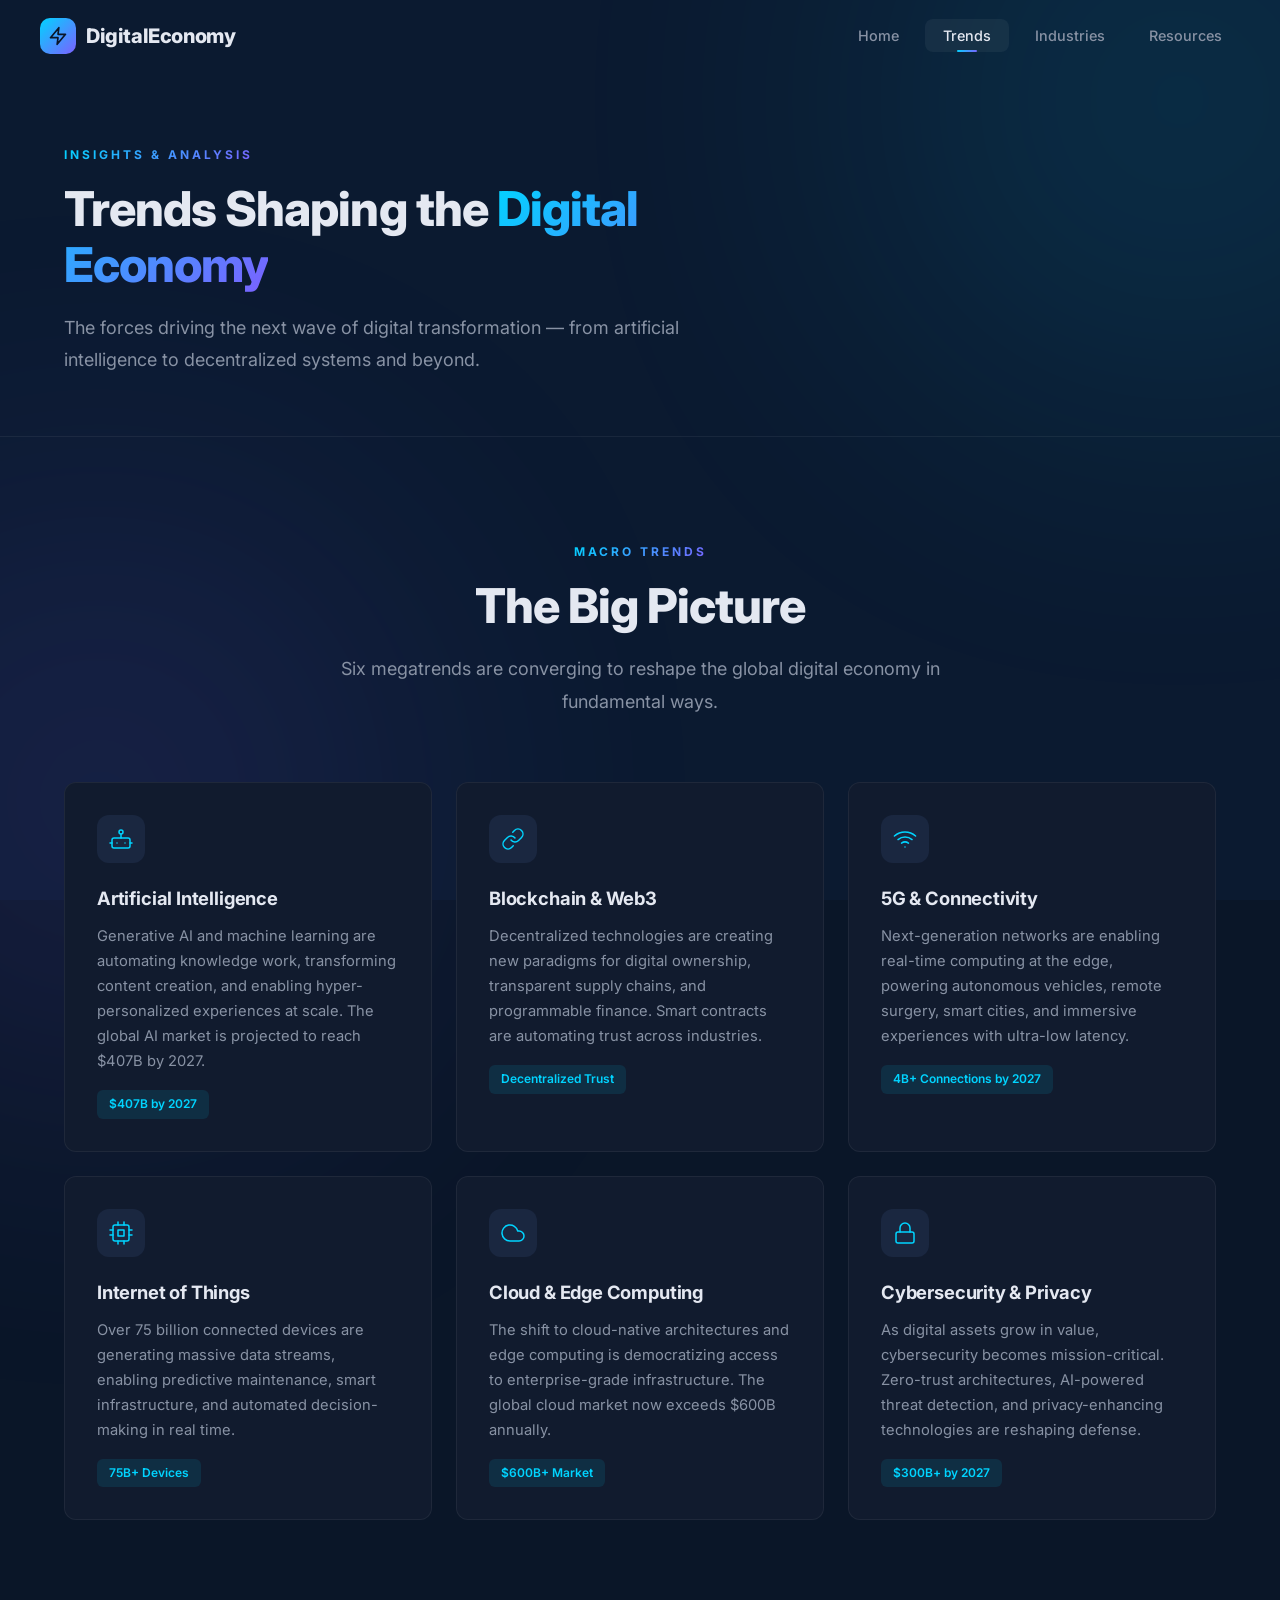
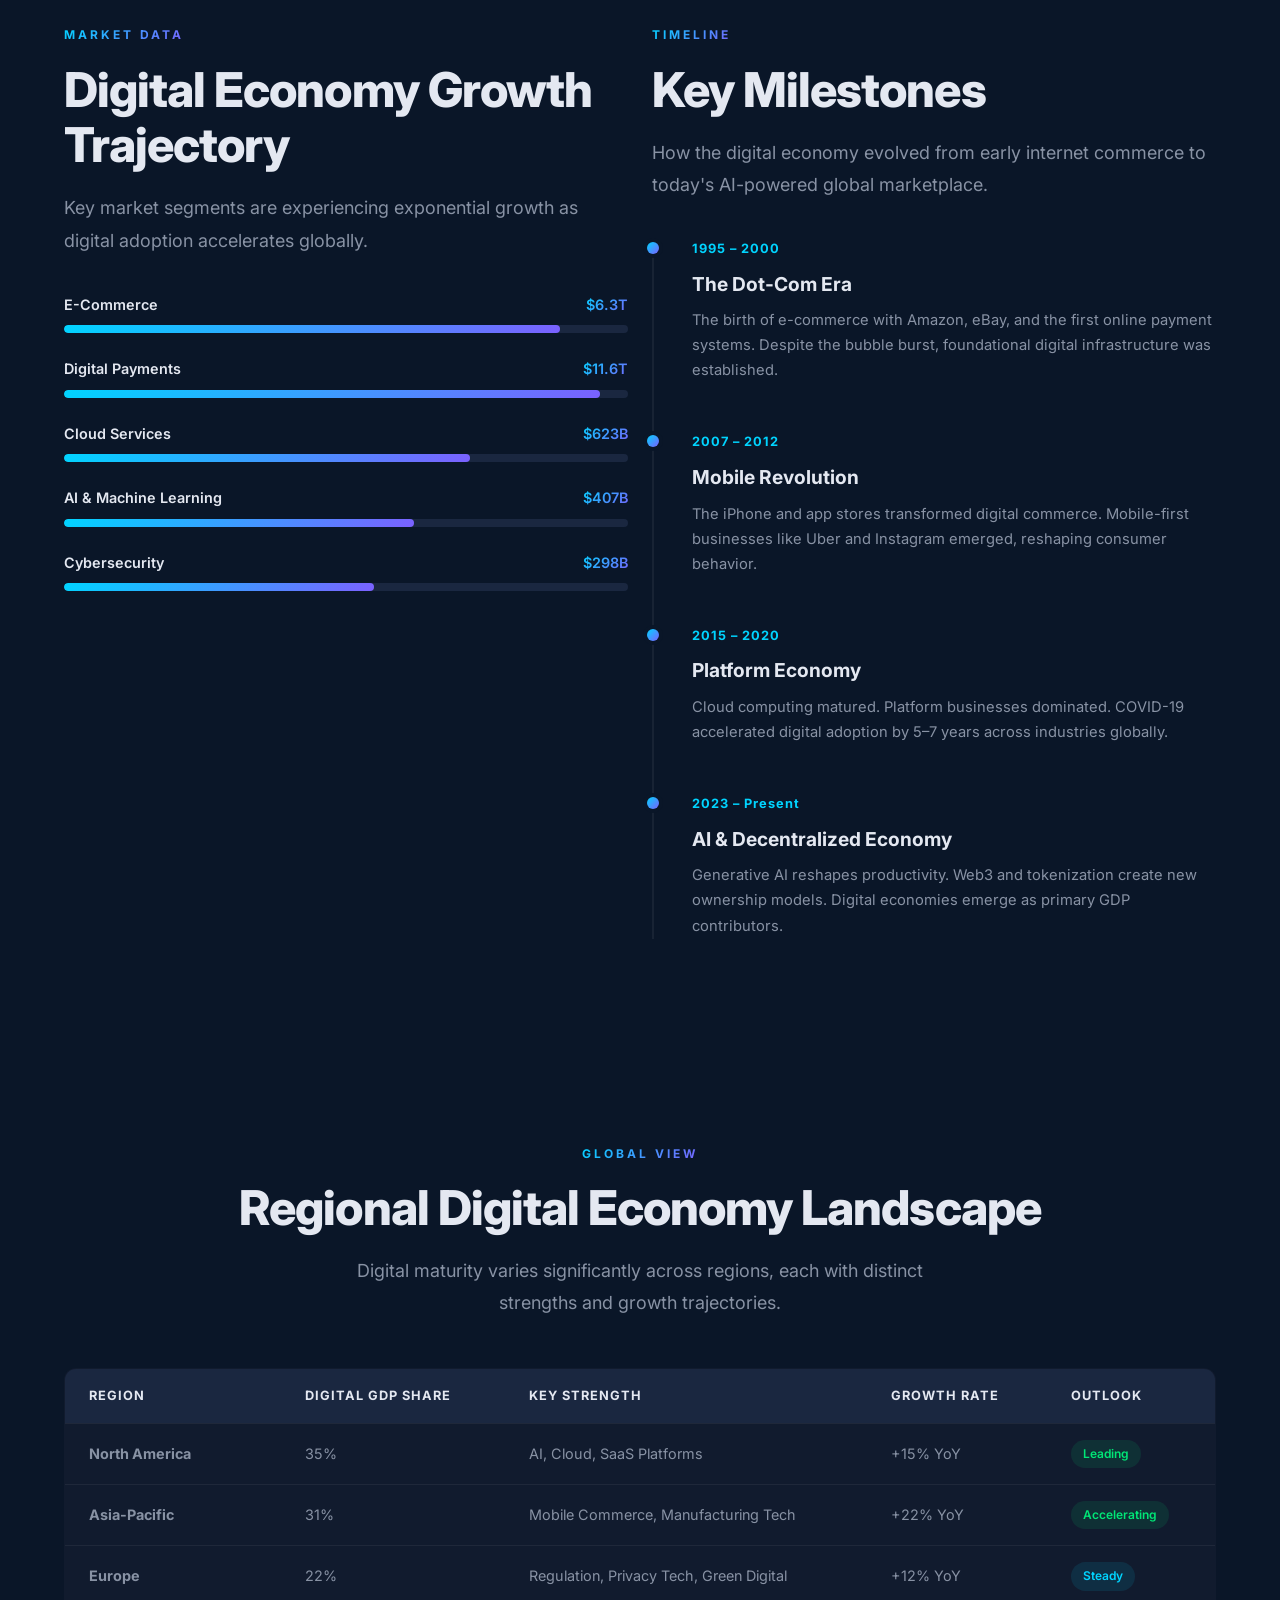
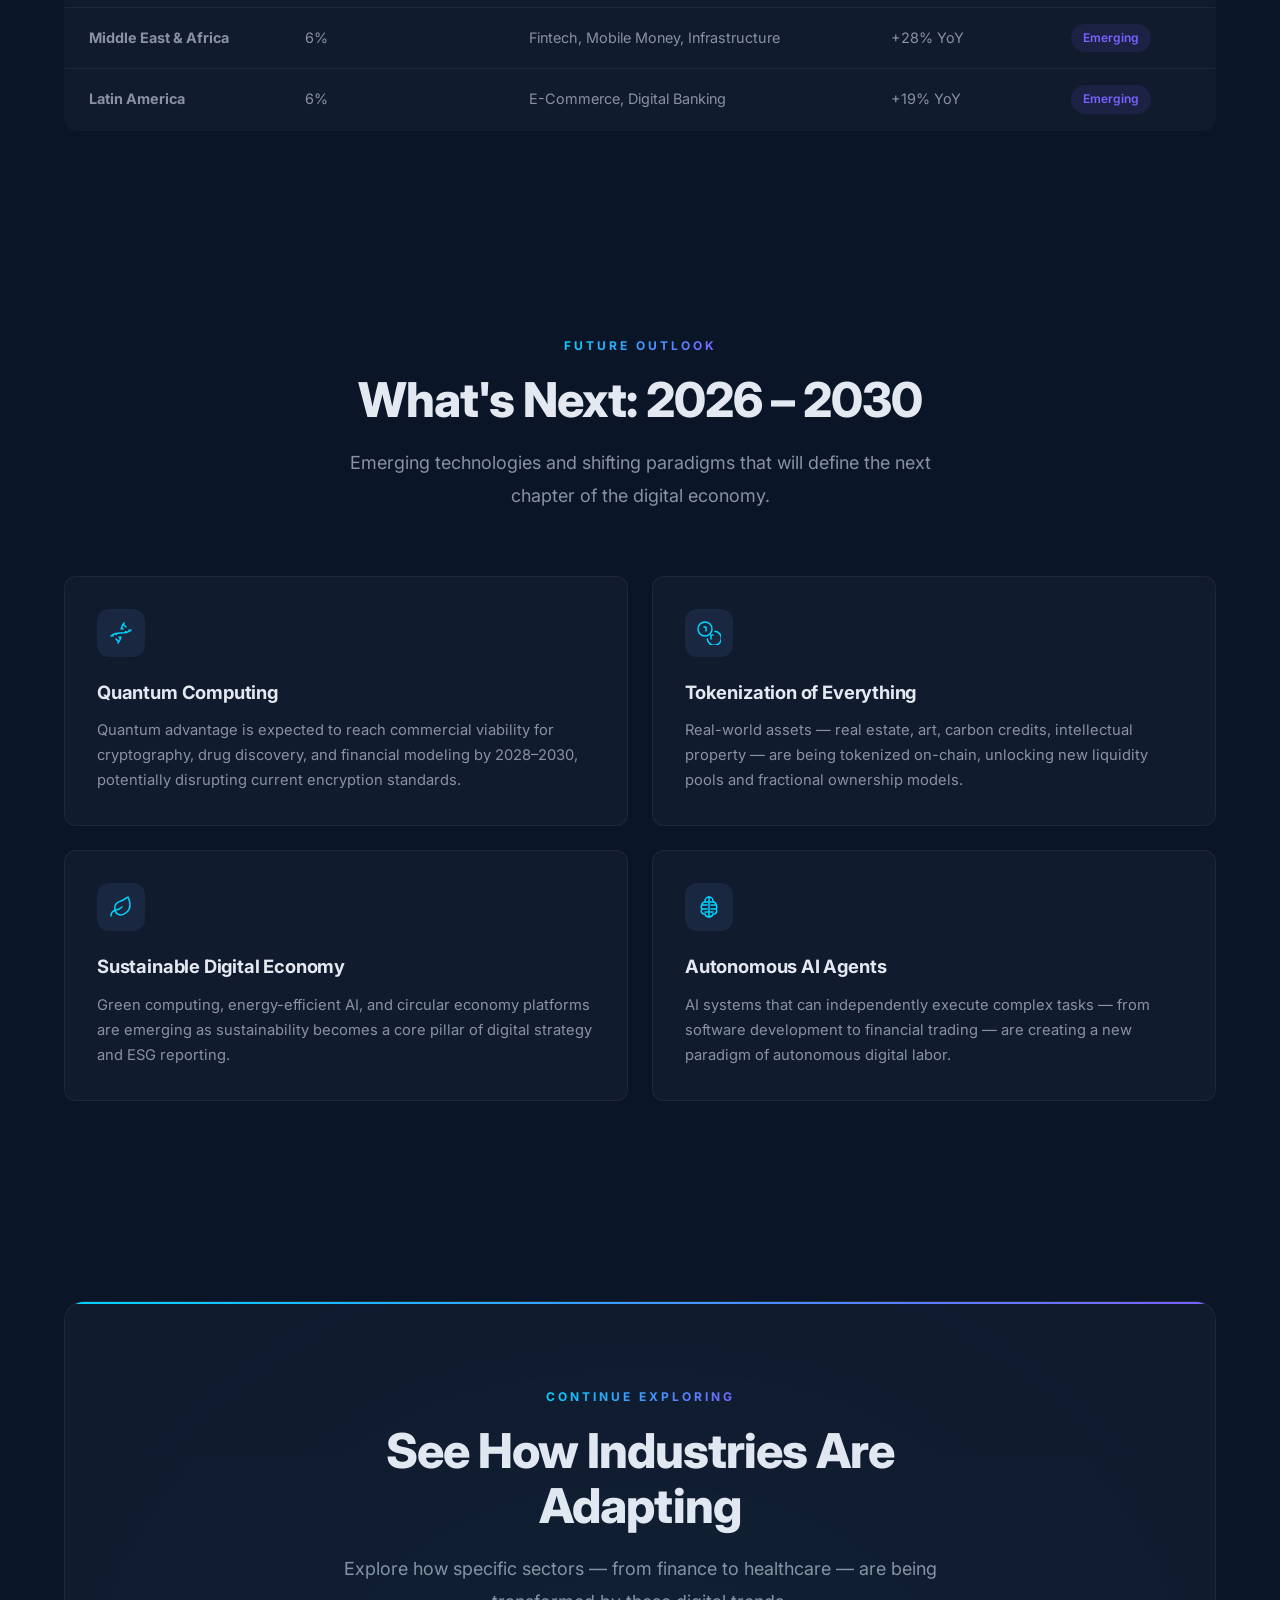
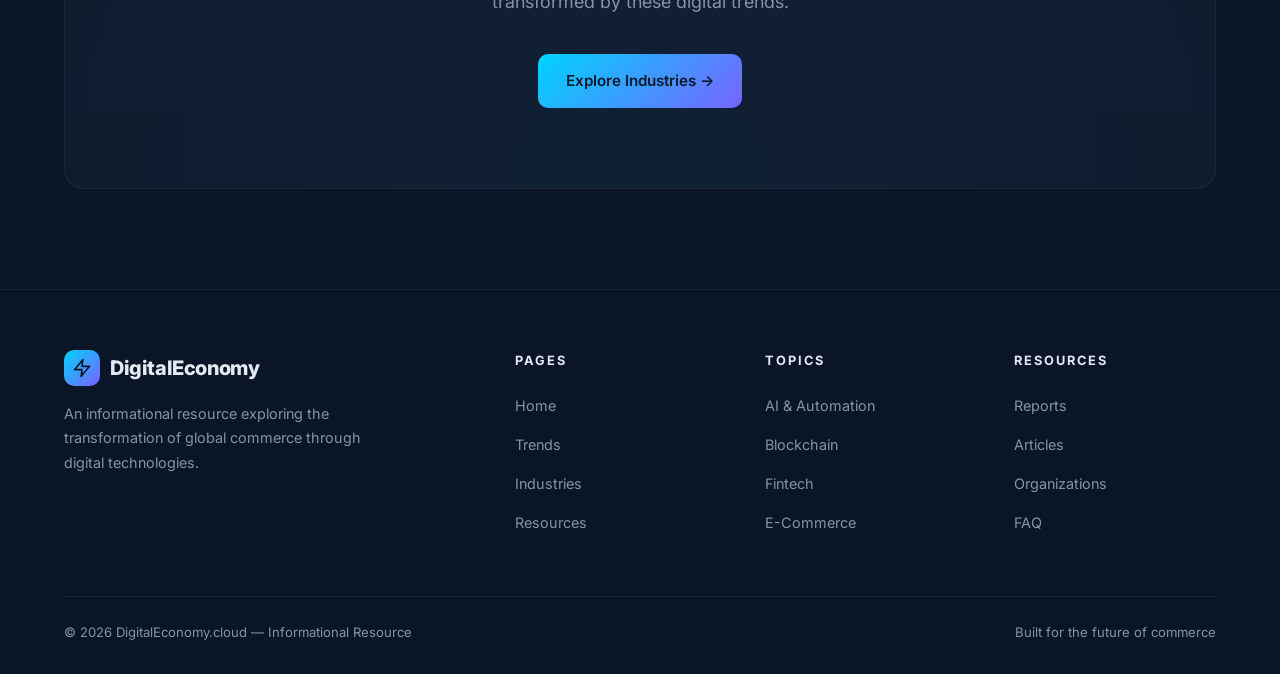
<file: trends.html>
<!DOCTYPE html>
<html lang="en">
<head>
  <meta charset="UTF-8">
  <meta name="viewport" content="width=device-width, initial-scale=1.0">
  <meta name="description" content="Key trends driving the digital economy — AI, blockchain, 5G, IoT, and the future of digital commerce.">
  <title>Trends — Digital Economy</title>
  <link rel="preconnect" href="https://fonts.googleapis.com">
  <link rel="preconnect" href="https://fonts.gstatic.com" crossorigin>
  <link href="https://fonts.googleapis.com/css2?family=Inter:wght@400;500;600;700;800&display=swap" rel="stylesheet">
  <link rel="stylesheet" href="css/styles.css">
  <link rel="stylesheet" href="css/icons.css">
  <link rel="icon" href="data:image/svg+xml,%3Csvg xmlns='http://www.w3.org/2000/svg' viewBox='0 0 24 24' fill='none' stroke='%2300d4ff' stroke-width='2'%3E%3Cpolygon points='13 2 3 14 12 14 11 22 21 10 12 10 13 2'/%3E%3C/svg%3E">
</head>
<body>

  <div class="bg-grid"></div>
  <div class="bg-glow bg-glow--1"></div>
  <div class="bg-glow bg-glow--2"></div>

  <!-- Navbar -->
  <nav class="navbar">
    <div class="navbar__inner">
      <a href="index.html" class="navbar__logo">
        <span class="navbar__logo-icon"><span class="icon icon--bolt"></span></span>
        DigitalEconomy
      </a>
      <ul class="navbar__links">
        <li><a href="index.html" class="navbar__link">Home</a></li>
        <li><a href="trends.html" class="navbar__link active">Trends</a></li>
        <li><a href="industries.html" class="navbar__link">Industries</a></li>
        <li><a href="resources.html" class="navbar__link">Resources</a></li>
      </ul>
      <button class="navbar__toggle" aria-label="Toggle navigation">
        <span></span><span></span><span></span>
      </button>
    </div>
  </nav>

  <!-- Page Header -->
  <section class="page-header">
    <div class="container">
      <div class="fade-in">
        <span class="section-label">Insights & Analysis</span>
        <h1 class="section-title" style="max-width: 700px;">Trends Shaping the <span class="gradient-text">Digital Economy</span></h1>
        <p class="section-subtitle">The forces driving the next wave of digital transformation — from artificial intelligence to decentralized systems and beyond.</p>
      </div>
    </div>
  </section>

  <!-- Macro Trends -->
  <section class="section">
    <div class="container">
      <div class="text-center fade-in" style="margin-bottom: 64px;">
        <span class="section-label">Macro Trends</span>
        <h2 class="section-title">The Big Picture</h2>
        <p class="section-subtitle">Six megatrends are converging to reshape the global digital economy in fundamental ways.</p>
      </div>

      <div class="grid-3">
        <div class="card fade-in">
          <div class="card__icon"><span class="icon icon--ai"></span></div>
          <h3 class="card__title">Artificial Intelligence</h3>
          <p class="card__text">Generative AI and machine learning are automating knowledge work, transforming content creation, and enabling hyper-personalized experiences at scale. The global AI market is projected to reach $407B by 2027.</p>
          <span class="card__tag">$407B by 2027</span>
        </div>
        <div class="card fade-in">
          <div class="card__icon"><span class="icon icon--chain"></span></div>
          <h3 class="card__title">Blockchain & Web3</h3>
          <p class="card__text">Decentralized technologies are creating new paradigms for digital ownership, transparent supply chains, and programmable finance. Smart contracts are automating trust across industries.</p>
          <span class="card__tag">Decentralized Trust</span>
        </div>
        <div class="card fade-in">
          <div class="card__icon"><span class="icon icon--signal"></span></div>
          <h3 class="card__title">5G & Connectivity</h3>
          <p class="card__text">Next-generation networks are enabling real-time computing at the edge, powering autonomous vehicles, remote surgery, smart cities, and immersive experiences with ultra-low latency.</p>
          <span class="card__tag">4B+ Connections by 2027</span>
        </div>
        <div class="card fade-in">
          <div class="card__icon"><span class="icon icon--cpu"></span></div>
          <h3 class="card__title">Internet of Things</h3>
          <p class="card__text">Over 75 billion connected devices are generating massive data streams, enabling predictive maintenance, smart infrastructure, and automated decision-making in real time.</p>
          <span class="card__tag">75B+ Devices</span>
        </div>
        <div class="card fade-in">
          <div class="card__icon"><span class="icon icon--cloud"></span></div>
          <h3 class="card__title">Cloud & Edge Computing</h3>
          <p class="card__text">The shift to cloud-native architectures and edge computing is democratizing access to enterprise-grade infrastructure. The global cloud market now exceeds $600B annually.</p>
          <span class="card__tag">$600B+ Market</span>
        </div>
        <div class="card fade-in">
          <div class="card__icon"><span class="icon icon--lock"></span></div>
          <h3 class="card__title">Cybersecurity & Privacy</h3>
          <p class="card__text">As digital assets grow in value, cybersecurity becomes mission-critical. Zero-trust architectures, AI-powered threat detection, and privacy-enhancing technologies are reshaping defense.</p>
          <span class="card__tag">$300B+ by 2027</span>
        </div>
      </div>
    </div>
  </section>

  <!-- Market Growth -->
  <section class="section" style="padding-top: 0;">
    <div class="container">
      <div class="grid-2">
        <div class="fade-in">
          <span class="section-label">Market Data</span>
          <h2 class="section-title">Digital Economy Growth Trajectory</h2>
          <p class="section-subtitle" style="margin-bottom: 36px;">Key market segments are experiencing exponential growth as digital adoption accelerates globally.</p>

          <div class="progress-bar">
            <div class="progress-bar__header">
              <span>E-Commerce</span>
              <span class="gradient-text">$6.3T</span>
            </div>
            <div class="progress-bar__track">
              <div class="progress-bar__fill" data-width="88%"></div>
            </div>
          </div>

          <div class="progress-bar">
            <div class="progress-bar__header">
              <span>Digital Payments</span>
              <span class="gradient-text">$11.6T</span>
            </div>
            <div class="progress-bar__track">
              <div class="progress-bar__fill" data-width="95%"></div>
            </div>
          </div>

          <div class="progress-bar">
            <div class="progress-bar__header">
              <span>Cloud Services</span>
              <span class="gradient-text">$623B</span>
            </div>
            <div class="progress-bar__track">
              <div class="progress-bar__fill" data-width="72%"></div>
            </div>
          </div>

          <div class="progress-bar">
            <div class="progress-bar__header">
              <span>AI & Machine Learning</span>
              <span class="gradient-text">$407B</span>
            </div>
            <div class="progress-bar__track">
              <div class="progress-bar__fill" data-width="62%"></div>
            </div>
          </div>

          <div class="progress-bar">
            <div class="progress-bar__header">
              <span>Cybersecurity</span>
              <span class="gradient-text">$298B</span>
            </div>
            <div class="progress-bar__track">
              <div class="progress-bar__fill" data-width="55%"></div>
            </div>
          </div>
        </div>

        <div class="fade-in">
          <span class="section-label">Timeline</span>
          <h2 class="section-title">Key Milestones</h2>
          <p class="section-subtitle" style="margin-bottom: 36px;">How the digital economy evolved from early internet commerce to today's AI-powered global marketplace.</p>

          <div class="timeline">
            <div class="timeline__item">
              <div class="timeline__dot"></div>
              <div class="timeline__year">1995 – 2000</div>
              <h4 class="timeline__title">The Dot-Com Era</h4>
              <p class="timeline__text">The birth of e-commerce with Amazon, eBay, and the first online payment systems. Despite the bubble burst, foundational digital infrastructure was established.</p>
            </div>
            <div class="timeline__item">
              <div class="timeline__dot"></div>
              <div class="timeline__year">2007 – 2012</div>
              <h4 class="timeline__title">Mobile Revolution</h4>
              <p class="timeline__text">The iPhone and app stores transformed digital commerce. Mobile-first businesses like Uber and Instagram emerged, reshaping consumer behavior.</p>
            </div>
            <div class="timeline__item">
              <div class="timeline__dot"></div>
              <div class="timeline__year">2015 – 2020</div>
              <h4 class="timeline__title">Platform Economy</h4>
              <p class="timeline__text">Cloud computing matured. Platform businesses dominated. COVID-19 accelerated digital adoption by 5–7 years across industries globally.</p>
            </div>
            <div class="timeline__item">
              <div class="timeline__dot"></div>
              <div class="timeline__year">2023 – Present</div>
              <h4 class="timeline__title">AI & Decentralized Economy</h4>
              <p class="timeline__text">Generative AI reshapes productivity. Web3 and tokenization create new ownership models. Digital economies emerge as primary GDP contributors.</p>
            </div>
          </div>
        </div>
      </div>
    </div>
  </section>

  <!-- Regional Breakdown -->
  <section class="section">
    <div class="container">
      <div class="text-center fade-in" style="margin-bottom: 48px;">
        <span class="section-label">Global View</span>
        <h2 class="section-title">Regional Digital Economy Landscape</h2>
        <p class="section-subtitle">Digital maturity varies significantly across regions, each with distinct strengths and growth trajectories.</p>
      </div>

      <div class="fade-in" style="overflow-x: auto;">
        <table class="data-table">
          <thead>
            <tr>
              <th>Region</th>
              <th>Digital GDP Share</th>
              <th>Key Strength</th>
              <th>Growth Rate</th>
              <th>Outlook</th>
            </tr>
          </thead>
          <tbody>
            <tr>
              <td><strong>North America</strong></td>
              <td>35%</td>
              <td>AI, Cloud, SaaS Platforms</td>
              <td>+15% YoY</td>
              <td><span class="pill pill--green">Leading</span></td>
            </tr>
            <tr>
              <td><strong>Asia-Pacific</strong></td>
              <td>31%</td>
              <td>Mobile Commerce, Manufacturing Tech</td>
              <td>+22% YoY</td>
              <td><span class="pill pill--green">Accelerating</span></td>
            </tr>
            <tr>
              <td><strong>Europe</strong></td>
              <td>22%</td>
              <td>Regulation, Privacy Tech, Green Digital</td>
              <td>+12% YoY</td>
              <td><span class="pill">Steady</span></td>
            </tr>
            <tr>
              <td><strong>Middle East & Africa</strong></td>
              <td>6%</td>
              <td>Fintech, Mobile Money, Infrastructure</td>
              <td>+28% YoY</td>
              <td><span class="pill pill--purple">Emerging</span></td>
            </tr>
            <tr>
              <td><strong>Latin America</strong></td>
              <td>6%</td>
              <td>E-Commerce, Digital Banking</td>
              <td>+19% YoY</td>
              <td><span class="pill pill--purple">Emerging</span></td>
            </tr>
          </tbody>
        </table>
      </div>
    </div>
  </section>

  <!-- Looking Ahead -->
  <section class="section">
    <div class="container">
      <div class="text-center fade-in" style="margin-bottom: 64px;">
        <span class="section-label">Future Outlook</span>
        <h2 class="section-title">What's Next: 2026 – 2030</h2>
        <p class="section-subtitle">Emerging technologies and shifting paradigms that will define the next chapter of the digital economy.</p>
      </div>

      <div class="grid-2">
        <div class="card fade-in">
          <div class="card__icon"><span class="icon icon--dna"></span></div>
          <h3 class="card__title">Quantum Computing</h3>
          <p class="card__text">Quantum advantage is expected to reach commercial viability for cryptography, drug discovery, and financial modeling by 2028–2030, potentially disrupting current encryption standards.</p>
        </div>
        <div class="card fade-in">
          <div class="card__icon"><span class="icon icon--coins"></span></div>
          <h3 class="card__title">Tokenization of Everything</h3>
          <p class="card__text">Real-world assets — real estate, art, carbon credits, intellectual property — are being tokenized on-chain, unlocking new liquidity pools and fractional ownership models.</p>
        </div>
        <div class="card fade-in">
          <div class="card__icon"><span class="icon icon--leaf"></span></div>
          <h3 class="card__title">Sustainable Digital Economy</h3>
          <p class="card__text">Green computing, energy-efficient AI, and circular economy platforms are emerging as sustainability becomes a core pillar of digital strategy and ESG reporting.</p>
        </div>
        <div class="card fade-in">
          <div class="card__icon"><span class="icon icon--brain"></span></div>
          <h3 class="card__title">Autonomous AI Agents</h3>
          <p class="card__text">AI systems that can independently execute complex tasks — from software development to financial trading — are creating a new paradigm of autonomous digital labor.</p>
        </div>
      </div>
    </div>
  </section>

  <!-- CTA -->
  <section class="cta">
    <div class="container">
      <div class="cta__inner fade-in">
        <span class="section-label">Continue Exploring</span>
        <h2 class="section-title">See How Industries Are Adapting</h2>
        <p class="section-subtitle">Explore how specific sectors — from finance to healthcare — are being transformed by these digital trends.</p>
        <a href="industries.html" class="btn btn--primary">Explore Industries →</a>
      </div>
    </div>
  </section>

  <!-- Footer -->
  <footer class="footer">
    <div class="container">
      <div class="footer__grid">
        <div>
          <a href="index.html" class="navbar__logo">
            <span class="navbar__logo-icon"><span class="icon icon--bolt"></span></span>
            DigitalEconomy
          </a>
          <p class="footer__brand-desc">An informational resource exploring the transformation of global commerce through digital technologies.</p>
        </div>
        <div>
          <h4 class="footer__heading">Pages</h4>
          <ul class="footer__list">
            <li><a href="index.html">Home</a></li>
            <li><a href="trends.html">Trends</a></li>
            <li><a href="industries.html">Industries</a></li>
            <li><a href="resources.html">Resources</a></li>
          </ul>
        </div>
        <div>
          <h4 class="footer__heading">Topics</h4>
          <ul class="footer__list">
            <li><a href="trends.html">AI & Automation</a></li>
            <li><a href="trends.html">Blockchain</a></li>
            <li><a href="industries.html">Fintech</a></li>
            <li><a href="industries.html">E-Commerce</a></li>
          </ul>
        </div>
        <div>
          <h4 class="footer__heading">Resources</h4>
          <ul class="footer__list">
            <li><a href="resources.html">Reports</a></li>
            <li><a href="resources.html">Articles</a></li>
            <li><a href="resources.html">Organizations</a></li>
            <li><a href="resources.html">FAQ</a></li>
          </ul>
        </div>
      </div>
      <div class="footer__bottom">
        <span>&copy; 2026 DigitalEconomy.cloud — Informational Resource</span>
        <span>Built for the future of commerce</span>
      </div>
    </div>
  </footer>

  <script src="js/main.js"></script>
</body>
</html>
</file>
<file: css/styles.css>
/* ===== RESET & BASE ===== */
*, *::before, *::after {
  margin: 0;
  padding: 0;
  box-sizing: border-box;
}

:root {
  --primary: #0a1628;
  --primary-light: #132244;
  --accent: #00d4ff;
  --accent-secondary: #7b61ff;
  --accent-gradient: linear-gradient(135deg, #00d4ff 0%, #7b61ff 100%);
  --text: #e4e8f1;
  --text-muted: #8892a4;
  --surface: #111b2e;
  --surface-light: #1a2740;
  --border: rgba(255, 255, 255, 0.06);
  --shadow: 0 4px 24px rgba(0, 0, 0, 0.3);
  --radius: 12px;
  --transition: 0.3s cubic-bezier(0.4, 0, 0.2, 1);
  --max-width: 1200px;
}

html {
  scroll-behavior: smooth;
  font-size: 16px;
}

body {
  font-family: 'Inter', -apple-system, BlinkMacSystemFont, 'Segoe UI', Roboto, sans-serif;
  background: var(--primary);
  color: var(--text);
  line-height: 1.7;
  overflow-x: hidden;
  -webkit-font-smoothing: antialiased;
}

a {
  color: var(--accent);
  text-decoration: none;
  transition: color var(--transition);
}

a:hover {
  color: var(--accent-secondary);
}

img {
  max-width: 100%;
  display: block;
}

/* ===== UTILITIES ===== */
.container {
  max-width: var(--max-width);
  margin: 0 auto;
  padding: 0 24px;
}

.section {
  padding: 100px 0;
}

.section-label {
  display: inline-block;
  font-size: 0.75rem;
  font-weight: 700;
  letter-spacing: 3px;
  text-transform: uppercase;
  background: var(--accent-gradient);
  -webkit-background-clip: text;
  -webkit-text-fill-color: transparent;
  background-clip: text;
  margin-bottom: 16px;
}

.section-title {
  font-size: clamp(2rem, 4vw, 3rem);
  font-weight: 800;
  line-height: 1.15;
  margin-bottom: 20px;
  letter-spacing: -0.02em;
}

.section-subtitle {
  font-size: 1.125rem;
  color: var(--text-muted);
  max-width: 640px;
  line-height: 1.8;
}

.text-center {
  text-align: center;
}

.text-center .section-subtitle {
  margin-left: auto;
  margin-right: auto;
}

.gradient-text {
  background: var(--accent-gradient);
  -webkit-background-clip: text;
  -webkit-text-fill-color: transparent;
  background-clip: text;
}

/* ===== ANIMATED BACKGROUND ===== */
.bg-grid {
  position: fixed;
  top: 0;
  left: 0;
  width: 100%;
  height: 100%;
  pointer-events: none;
  z-index: 0;
  background: #0b1a30;
}

.bg-glow {
  position: fixed;
  width: 600px;
  height: 600px;
  border-radius: 50%;
  filter: blur(150px);
  opacity: 0.12;
  pointer-events: none;
  z-index: 0;
}

.bg-glow--1 {
  top: -200px;
  right: -200px;
  background: var(--accent);
}

.bg-glow--2 {
  bottom: -200px;
  left: -200px;
  background: var(--accent-secondary);
}

/* ===== NAVBAR ===== */
.navbar {
  position: fixed;
  top: 0;
  left: 0;
  right: 0;
  z-index: 1000;
  padding: 0 24px;
  transition: background var(--transition), box-shadow var(--transition);
}

.navbar.scrolled {
  background: rgba(10, 22, 40, 0.92);
  backdrop-filter: blur(20px);
  -webkit-backdrop-filter: blur(20px);
  box-shadow: 0 1px 0 var(--border);
}

.navbar__inner {
  max-width: var(--max-width);
  margin: 0 auto;
  display: flex;
  align-items: center;
  justify-content: space-between;
  height: 72px;
}

.navbar__logo {
  display: flex;
  align-items: center;
  gap: 10px;
  font-size: 1.25rem;
  font-weight: 800;
  color: var(--text);
  letter-spacing: -0.02em;
}

.navbar__logo-icon {
  width: 36px;
  height: 36px;
  background: var(--accent-gradient);
  border-radius: 10px;
  display: flex;
  align-items: center;
  justify-content: center;
}

.navbar__logo-icon .icon {
  width: 20px;
  height: 20px;
}

.navbar__links {
  display: flex;
  align-items: center;
  gap: 8px;
  list-style: none;
}

.navbar__link {
  color: var(--text-muted);
  font-size: 0.9rem;
  font-weight: 500;
  padding: 8px 18px;
  border-radius: 8px;
  transition: all var(--transition);
  position: relative;
}

.navbar__link:hover,
.navbar__link.active {
  color: var(--text);
  background: rgba(255, 255, 255, 0.05);
}

.navbar__link.active::after {
  content: '';
  position: absolute;
  bottom: 0;
  left: 50%;
  transform: translateX(-50%);
  width: 20px;
  height: 2px;
  background: var(--accent-gradient);
  border-radius: 2px;
}

/* Mobile menu */
.navbar__toggle {
  display: none;
  flex-direction: column;
  gap: 5px;
  background: none;
  border: none;
  cursor: pointer;
  padding: 8px;
}

.navbar__toggle span {
  display: block;
  width: 22px;
  height: 2px;
  background: var(--text);
  border-radius: 2px;
  transition: var(--transition);
}

/* ===== HERO ===== */
.hero {
  min-height: 100vh;
  display: flex;
  align-items: center;
  position: relative;
  padding-top: 72px;
}

.hero__content {
  position: relative;
  z-index: 1;
}

.hero__badge {
  display: inline-flex;
  align-items: center;
  gap: 8px;
  background: var(--surface-light);
  border: 1px solid var(--border);
  border-radius: 100px;
  padding: 6px 16px 6px 8px;
  font-size: 0.8rem;
  color: var(--text-muted);
  margin-bottom: 28px;
}

.hero__badge-dot {
  width: 8px;
  height: 8px;
  background: #00e676;
  border-radius: 50%;
  animation: pulse 2s infinite;
}

@keyframes pulse {
  0%, 100% { opacity: 1; }
  50% { opacity: 0.4; }
}

.hero__title {
  font-size: clamp(2.5rem, 6vw, 4.5rem);
  font-weight: 800;
  line-height: 1.08;
  letter-spacing: -0.03em;
  margin-bottom: 24px;
  max-width: 800px;
}

.hero__description {
  font-size: 1.2rem;
  color: var(--text-muted);
  max-width: 560px;
  margin-bottom: 40px;
  line-height: 1.8;
}

.hero__actions {
  display: flex;
  gap: 16px;
  flex-wrap: wrap;
}

/* ===== BUTTONS ===== */
.btn {
  display: inline-flex;
  align-items: center;
  gap: 8px;
  padding: 14px 28px;
  border-radius: 10px;
  font-size: 0.95rem;
  font-weight: 600;
  border: none;
  cursor: pointer;
  transition: all var(--transition);
  font-family: inherit;
}

.btn--primary {
  background: var(--accent-gradient);
  color: var(--primary);
}

.btn--primary:hover {
  transform: translateY(-2px);
  box-shadow: 0 8px 30px rgba(0, 212, 255, 0.3);
}

.btn--outline {
  background: transparent;
  color: var(--text);
  border: 1px solid rgba(255, 255, 255, 0.12);
}

.btn--outline:hover {
  background: rgba(255, 255, 255, 0.05);
  border-color: rgba(255, 255, 255, 0.2);
}

.btn--small {
  padding: 10px 20px;
  font-size: 0.85rem;
}

/* ===== STAT STRIP ===== */
.stats-strip {
  padding: 60px 0;
  border-top: 1px solid var(--border);
  border-bottom: 1px solid var(--border);
  position: relative;
  z-index: 1;
}

.stats-strip__grid {
  display: grid;
  grid-template-columns: repeat(4, 1fr);
  gap: 32px;
}

.stat-item {
  text-align: center;
}

.stat-item__value {
  font-size: clamp(2rem, 3.5vw, 3rem);
  font-weight: 800;
  background: var(--accent-gradient);
  -webkit-background-clip: text;
  -webkit-text-fill-color: transparent;
  background-clip: text;
  line-height: 1.2;
}

.stat-item__label {
  font-size: 0.85rem;
  color: var(--text-muted);
  margin-top: 4px;
}

/* ===== CARDS ===== */
.card {
  background: var(--surface);
  border: 1px solid var(--border);
  border-radius: var(--radius);
  padding: 32px;
  transition: all var(--transition);
  position: relative;
  overflow: hidden;
}

.card::before {
  content: '';
  position: absolute;
  top: 0;
  left: 0;
  right: 0;
  height: 2px;
  background: var(--accent-gradient);
  opacity: 0;
  transition: opacity var(--transition);
}

.card:hover {
  transform: translateY(-4px);
  border-color: rgba(0, 212, 255, 0.15);
  box-shadow: 0 12px 40px rgba(0, 0, 0, 0.3);
}

.card:hover::before {
  opacity: 1;
}

.card__icon {
  width: 48px;
  height: 48px;
  background: var(--surface-light);
  border-radius: 12px;
  display: flex;
  align-items: center;
  justify-content: center;
  margin-bottom: 20px;
}

.card__icon .icon {
  width: 24px;
  height: 24px;
}

.card__title {
  font-size: 1.15rem;
  font-weight: 700;
  margin-bottom: 10px;
  letter-spacing: -0.01em;
}

.card__text {
  color: var(--text-muted);
  font-size: 0.92rem;
  line-height: 1.7;
}

.card__tag {
  display: inline-block;
  padding: 4px 12px;
  border-radius: 6px;
  font-size: 0.75rem;
  font-weight: 600;
  background: rgba(0, 212, 255, 0.1);
  color: var(--accent);
  margin-top: 16px;
}

/* ===== GRID LAYOUTS ===== */
.grid-2 {
  display: grid;
  grid-template-columns: repeat(2, 1fr);
  gap: 24px;
}

.grid-3 {
  display: grid;
  grid-template-columns: repeat(3, 1fr);
  gap: 24px;
}

.grid-4 {
  display: grid;
  grid-template-columns: repeat(4, 1fr);
  gap: 24px;
}

/* ===== FEATURE HIGHLIGHT ===== */
.feature-row {
  display: grid;
  grid-template-columns: 1fr 1fr;
  gap: 64px;
  align-items: center;
  padding: 80px 0;
}

.feature-row:nth-child(even) {
  direction: rtl;
}

.feature-row:nth-child(even) > * {
  direction: ltr;
}

.feature-row__visual {
  background: var(--surface);
  border: 1px solid var(--border);
  border-radius: var(--radius);
  padding: 48px;
  display: flex;
  align-items: center;
  justify-content: center;
  min-height: 320px;
  position: relative;
  overflow: hidden;
}

.feature-row__visual::after {
  content: '';
  position: absolute;
  inset: 0;
  background: var(--accent-gradient);
  opacity: 0.03;
}

.feature-row__icon {
  position: relative;
  z-index: 1;
}

.feature-row__icon .icon {
  width: 80px;
  height: 80px;
}

.feature-row__content .section-label {
  margin-bottom: 12px;
}

.feature-row__content .section-title {
  font-size: clamp(1.5rem, 3vw, 2.2rem);
  margin-bottom: 16px;
}

.feature-row__list {
  list-style: none;
  margin-top: 24px;
}

.feature-row__list li {
  display: flex;
  align-items: flex-start;
  gap: 12px;
  padding: 8px 0;
  color: var(--text-muted);
  font-size: 0.95rem;
}

.feature-row__list li::before {
  content: '→';
  color: var(--accent);
  font-weight: 700;
  flex-shrink: 0;
}

/* ===== TIMELINE ===== */
.timeline {
  position: relative;
  padding-left: 40px;
}

.timeline::before {
  content: '';
  position: absolute;
  left: 0;
  top: 0;
  bottom: 0;
  width: 2px;
  background: var(--border);
}

.timeline__item {
  position: relative;
  padding-bottom: 48px;
}

.timeline__item:last-child {
  padding-bottom: 0;
}

.timeline__dot {
  position: absolute;
  left: -45px;
  top: 4px;
  width: 12px;
  height: 12px;
  border-radius: 50%;
  background: var(--accent-gradient);
  box-shadow: 0 0 0 4px var(--primary);
}

.timeline__year {
  font-size: 0.8rem;
  font-weight: 700;
  color: var(--accent);
  letter-spacing: 1px;
  margin-bottom: 8px;
}

.timeline__title {
  font-size: 1.2rem;
  font-weight: 700;
  margin-bottom: 8px;
}

.timeline__text {
  color: var(--text-muted);
  font-size: 0.92rem;
}

/* ===== DATA TABLE ===== */
.data-table {
  width: 100%;
  border-collapse: collapse;
  background: var(--surface);
  border-radius: var(--radius);
  overflow: hidden;
  border: 1px solid var(--border);
}

.data-table thead {
  background: var(--surface-light);
}

.data-table th,
.data-table td {
  padding: 16px 24px;
  text-align: left;
  font-size: 0.9rem;
}

.data-table th {
  font-weight: 700;
  color: var(--text);
  font-size: 0.8rem;
  letter-spacing: 1px;
  text-transform: uppercase;
}

.data-table td {
  color: var(--text-muted);
  border-top: 1px solid var(--border);
}

.data-table tbody tr {
  transition: background var(--transition);
}

.data-table tbody tr:hover {
  background: rgba(255, 255, 255, 0.02);
}

/* ===== CTA SECTION ===== */
.cta {
  padding: 100px 0;
  position: relative;
  z-index: 1;
}

.cta__inner {
  background: var(--surface);
  border: 1px solid var(--border);
  border-radius: 20px;
  padding: 80px 60px;
  text-align: center;
  position: relative;
  overflow: hidden;
}

.cta__inner::before {
  content: '';
  position: absolute;
  top: 0;
  left: 0;
  right: 0;
  height: 2px;
  background: var(--accent-gradient);
}

.cta__inner::after {
  content: '';
  position: absolute;
  bottom: -200px;
  left: 50%;
  transform: translateX(-50%);
  width: 600px;
  height: 400px;
  background: var(--accent);
  filter: blur(200px);
  opacity: 0.06;
}

.cta .section-title {
  max-width: 600px;
  margin-left: auto;
  margin-right: auto;
}

.cta .section-subtitle {
  margin: 0 auto 36px;
}

/* ===== FOOTER ===== */
.footer {
  border-top: 1px solid var(--border);
  padding: 60px 0 30px;
  position: relative;
  z-index: 1;
}

.footer__grid {
  display: grid;
  grid-template-columns: 2fr 1fr 1fr 1fr;
  gap: 48px;
  margin-bottom: 48px;
}

.footer__brand-desc {
  color: var(--text-muted);
  font-size: 0.9rem;
  margin-top: 16px;
  max-width: 300px;
}

.footer__heading {
  font-size: 0.8rem;
  font-weight: 700;
  letter-spacing: 2px;
  text-transform: uppercase;
  color: var(--text);
  margin-bottom: 20px;
}

.footer__list {
  list-style: none;
}

.footer__list li {
  margin-bottom: 12px;
}

.footer__list a {
  color: var(--text-muted);
  font-size: 0.9rem;
  transition: color var(--transition);
}

.footer__list a:hover {
  color: var(--text);
}

.footer__bottom {
  border-top: 1px solid var(--border);
  padding-top: 24px;
  display: flex;
  align-items: center;
  justify-content: space-between;
  font-size: 0.82rem;
  color: var(--text-muted);
}

/* ===== ANIMATIONS ===== */
.fade-in {
  opacity: 0;
  transform: translateY(30px);
  transition: opacity 0.6s ease, transform 0.6s ease;
}

.fade-in.visible {
  opacity: 1;
  transform: translateY(0);
}

/* ===== RESPONSIVE ===== */
@media (max-width: 1024px) {
  .grid-4 {
    grid-template-columns: repeat(2, 1fr);
  }

  .feature-row {
    grid-template-columns: 1fr;
    gap: 32px;
  }

  .feature-row:nth-child(even) {
    direction: ltr;
  }

  .footer__grid {
    grid-template-columns: 1fr 1fr;
  }
}

@media (max-width: 768px) {
  .section {
    padding: 64px 0;
  }

  .navbar__links {
    position: fixed;
    top: 0;
    right: -100%;
    width: 280px;
    height: 100vh;
    background: var(--surface);
    flex-direction: column;
    align-items: flex-start;
    padding: 80px 32px 32px;
    gap: 4px;
    transition: right var(--transition);
    box-shadow: -10px 0 40px rgba(0, 0, 0, 0.5);
  }

  .navbar__links.open {
    right: 0;
  }

  .navbar__toggle {
    display: flex;
    z-index: 1001;
  }

  .navbar__link {
    width: 100%;
    padding: 12px 16px;
  }

  .stats-strip__grid {
    grid-template-columns: repeat(2, 1fr);
    gap: 24px;
  }

  .grid-2,
  .grid-3 {
    grid-template-columns: 1fr;
  }

  .hero__title {
    font-size: clamp(2rem, 8vw, 3rem);
  }

  .cta__inner {
    padding: 48px 24px;
  }

  .footer__grid {
    grid-template-columns: 1fr;
    gap: 32px;
  }

  .footer__bottom {
    flex-direction: column;
    gap: 12px;
    text-align: center;
  }

  .hero__actions {
    flex-direction: column;
  }

  .btn {
    justify-content: center;
  }
}

@media (max-width: 480px) {
  .grid-4 {
    grid-template-columns: 1fr;
  }

  .stats-strip__grid {
    grid-template-columns: 1fr;
  }
}

/* ===== PAGE-SPECIFIC: RESOURCES ===== */
.resource-card {
  background: var(--surface);
  border: 1px solid var(--border);
  border-radius: var(--radius);
  padding: 28px;
  transition: all var(--transition);
}

.resource-card:hover {
  border-color: rgba(0, 212, 255, 0.15);
  transform: translateY(-2px);
}

.resource-card__type {
  font-size: 0.7rem;
  font-weight: 700;
  text-transform: uppercase;
  letter-spacing: 2px;
  color: var(--accent);
  margin-bottom: 12px;
}

.resource-card__title {
  font-size: 1.05rem;
  font-weight: 700;
  margin-bottom: 8px;
}

.resource-card__desc {
  font-size: 0.88rem;
  color: var(--text-muted);
  line-height: 1.6;
  margin-bottom: 16px;
}

.resource-card__link {
  font-size: 0.85rem;
  font-weight: 600;
  display: inline-flex;
  align-items: center;
  gap: 6px;
}

/* ===== QUOTE BLOCK ===== */
.quote-block {
  background: var(--surface);
  border-left: 3px solid var(--accent);
  border-radius: 0 var(--radius) var(--radius) 0;
  padding: 32px 36px;
  margin: 40px 0;
}

.quote-block__text {
  font-size: 1.15rem;
  font-style: italic;
  line-height: 1.8;
  margin-bottom: 12px;
}

.quote-block__author {
  font-size: 0.85rem;
  color: var(--text-muted);
  font-weight: 600;
}

/* ===== ACCORDION ===== */
.accordion {
  border: 1px solid var(--border);
  border-radius: var(--radius);
  overflow: hidden;
}

.accordion__item {
  border-bottom: 1px solid var(--border);
}

.accordion__item:last-child {
  border-bottom: none;
}

.accordion__trigger {
  width: 100%;
  background: var(--surface);
  border: none;
  color: var(--text);
  padding: 20px 24px;
  font-size: 1rem;
  font-weight: 600;
  text-align: left;
  cursor: pointer;
  display: flex;
  justify-content: space-between;
  align-items: center;
  font-family: inherit;
  transition: background var(--transition);
}

.accordion__trigger:hover {
  background: var(--surface-light);
}

.accordion__trigger::after {
  content: '+';
  font-size: 1.4rem;
  font-weight: 300;
  color: var(--accent);
  transition: transform var(--transition);
}

.accordion__item.active .accordion__trigger::after {
  transform: rotate(45deg);
}

.accordion__content {
  max-height: 0;
  overflow: hidden;
  transition: max-height 0.4s ease;
}

.accordion__inner {
  padding: 0 24px 20px;
  color: var(--text-muted);
  font-size: 0.92rem;
  line-height: 1.7;
}

/* ===== PROGRESS BARS ===== */
.progress-bar {
  margin-bottom: 24px;
}

.progress-bar__header {
  display: flex;
  justify-content: space-between;
  margin-bottom: 8px;
  font-size: 0.9rem;
  font-weight: 600;
}

.progress-bar__track {
  height: 8px;
  background: var(--surface-light);
  border-radius: 4px;
  overflow: hidden;
}

.progress-bar__fill {
  height: 100%;
  background: var(--accent-gradient);
  border-radius: 4px;
  width: 0;
  transition: width 1.5s cubic-bezier(0.4, 0, 0.2, 1);
}

/* ===== PAGE HEADER (Inner Pages) ===== */
.page-header {
  padding: 140px 0 60px;
  position: relative;
  z-index: 1;
}

.page-header::after {
  content: '';
  position: absolute;
  bottom: 0;
  left: 0;
  right: 0;
  height: 1px;
  background: var(--border);
}

/* ===== PILL TAGS ===== */
.pill {
  display: inline-block;
  padding: 4px 12px;
  border-radius: 100px;
  font-size: 0.75rem;
  font-weight: 600;
  background: rgba(0, 212, 255, 0.1);
  color: var(--accent);
}

.pill--purple {
  background: rgba(123, 97, 255, 0.1);
  color: var(--accent-secondary);
}

.pill--green {
  background: rgba(0, 230, 118, 0.1);
  color: #00e676;
}

/* ===== NUMBER COUNTER ===== */
.counter {
  font-variant-numeric: tabular-nums;
}
</file>
<file: css/icons.css>
/* SVG Icon Definitions - Inline SVG icons for the Digital Economy site */

/* Icon helper: all icons rendered via CSS background-image on .icon element */
.icon {
  display: inline-block;
  width: 24px;
  height: 24px;
  background-size: contain;
  background-repeat: no-repeat;
  background-position: center;
}

/* Logo bolt */
.icon--bolt { background-image: url("data:image/svg+xml,%3Csvg xmlns='http://www.w3.org/2000/svg' viewBox='0 0 24 24' fill='none' stroke='%230a1628' stroke-width='2' stroke-linecap='round' stroke-linejoin='round'%3E%3Cpolygon points='13 2 3 14 12 14 11 22 21 10 12 10 13 2'/%3E%3C/svg%3E"); }

/* Globe / network */
.icon--globe { background-image: url("data:image/svg+xml,%3Csvg xmlns='http://www.w3.org/2000/svg' viewBox='0 0 24 24' fill='none' stroke='%2300d4ff' stroke-width='1.5' stroke-linecap='round' stroke-linejoin='round'%3E%3Ccircle cx='12' cy='12' r='10'/%3E%3Cpath d='M2 12h20'/%3E%3Cpath d='M12 2a15.3 15.3 0 0 1 4 10 15.3 15.3 0 0 1-4 10 15.3 15.3 0 0 1-4-10 15.3 15.3 0 0 1 4-10z'/%3E%3C/svg%3E"); }

/* Refresh / exchange arrows */
.icon--exchange { background-image: url("data:image/svg+xml,%3Csvg xmlns='http://www.w3.org/2000/svg' viewBox='0 0 24 24' fill='none' stroke='%2300d4ff' stroke-width='1.5' stroke-linecap='round' stroke-linejoin='round'%3E%3Cpath d='M17 1l4 4-4 4'/%3E%3Cpath d='M3 11V9a4 4 0 0 1 4-4h14'/%3E%3Cpath d='M7 23l-4-4 4-4'/%3E%3Cpath d='M21 13v2a4 4 0 0 1-4 4H3'/%3E%3C/svg%3E"); }

/* Bar chart / analytics */
.icon--chart { background-image: url("data:image/svg+xml,%3Csvg xmlns='http://www.w3.org/2000/svg' viewBox='0 0 24 24' fill='none' stroke='%2300d4ff' stroke-width='1.5' stroke-linecap='round' stroke-linejoin='round'%3E%3Cpath d='M18 20V10'/%3E%3Cpath d='M12 20V4'/%3E%3Cpath d='M6 20v-6'/%3E%3C/svg%3E"); }

/* Building / transformation */
.icon--building { background-image: url("data:image/svg+xml,%3Csvg xmlns='http://www.w3.org/2000/svg' viewBox='0 0 24 24' fill='none' stroke='%2300d4ff' stroke-width='1.5' stroke-linecap='round' stroke-linejoin='round'%3E%3Crect x='4' y='2' width='16' height='20' rx='2' ry='2'/%3E%3Cpath d='M9 22v-4h6v4'/%3E%3Cpath d='M8 6h.01'/%3E%3Cpath d='M16 6h.01'/%3E%3Cpath d='M12 6h.01'/%3E%3Cpath d='M12 10h.01'/%3E%3Cpath d='M12 14h.01'/%3E%3Cpath d='M16 10h.01'/%3E%3Cpath d='M16 14h.01'/%3E%3Cpath d='M8 10h.01'/%3E%3Cpath d='M8 14h.01'/%3E%3C/svg%3E"); }

/* Credit card / payments */
.icon--card { background-image: url("data:image/svg+xml,%3Csvg xmlns='http://www.w3.org/2000/svg' viewBox='0 0 24 24' fill='none' stroke='%2300d4ff' stroke-width='1.5' stroke-linecap='round' stroke-linejoin='round'%3E%3Crect x='1' y='4' width='22' height='16' rx='2' ry='2'/%3E%3Cpath d='M1 10h22'/%3E%3C/svg%3E"); }

/* Shield / security */
.icon--shield { background-image: url("data:image/svg+xml,%3Csvg xmlns='http://www.w3.org/2000/svg' viewBox='0 0 24 24' fill='none' stroke='%2300d4ff' stroke-width='1.5' stroke-linecap='round' stroke-linejoin='round'%3E%3Cpath d='M12 22s8-4 8-10V5l-8-3-8 3v7c0 6 8 10 8 10z'/%3E%3Cpath d='M9 12l2 2 4-4'/%3E%3C/svg%3E"); }

/* Robot / AI */
.icon--ai { background-image: url("data:image/svg+xml,%3Csvg xmlns='http://www.w3.org/2000/svg' viewBox='0 0 24 24' fill='none' stroke='%2300d4ff' stroke-width='1.5' stroke-linecap='round' stroke-linejoin='round'%3E%3Crect x='3' y='11' width='18' height='10' rx='2'/%3E%3Ccircle cx='12' cy='5' r='2'/%3E%3Cpath d='M12 7v4'/%3E%3Cpath d='M8 16h.01'/%3E%3Cpath d='M16 16h.01'/%3E%3Cpath d='M1 16h2'/%3E%3Cpath d='M21 16h2'/%3E%3C/svg%3E"); }

/* Chain link / blockchain */
.icon--chain { background-image: url("data:image/svg+xml,%3Csvg xmlns='http://www.w3.org/2000/svg' viewBox='0 0 24 24' fill='none' stroke='%2300d4ff' stroke-width='1.5' stroke-linecap='round' stroke-linejoin='round'%3E%3Cpath d='M10 13a5 5 0 0 0 7.54.54l3-3a5 5 0 0 0-7.07-7.07l-1.72 1.71'/%3E%3Cpath d='M14 11a5 5 0 0 0-7.54-.54l-3 3a5 5 0 0 0 7.07 7.07l1.71-1.71'/%3E%3C/svg%3E"); }

/* Signal / 5G */
.icon--signal { background-image: url("data:image/svg+xml,%3Csvg xmlns='http://www.w3.org/2000/svg' viewBox='0 0 24 24' fill='none' stroke='%2300d4ff' stroke-width='1.5' stroke-linecap='round' stroke-linejoin='round'%3E%3Cpath d='M5 12.55a11 11 0 0 1 14.08 0'/%3E%3Cpath d='M1.42 9a16 16 0 0 1 21.16 0'/%3E%3Cpath d='M8.53 16.11a6 6 0 0 1 6.95 0'/%3E%3Cpath d='M12 20h.01'/%3E%3C/svg%3E"); }

/* CPU / IoT */
.icon--cpu { background-image: url("data:image/svg+xml,%3Csvg xmlns='http://www.w3.org/2000/svg' viewBox='0 0 24 24' fill='none' stroke='%2300d4ff' stroke-width='1.5' stroke-linecap='round' stroke-linejoin='round'%3E%3Crect x='4' y='4' width='16' height='16' rx='2' ry='2'/%3E%3Crect x='9' y='9' width='6' height='6'/%3E%3Cpath d='M9 1v3'/%3E%3Cpath d='M15 1v3'/%3E%3Cpath d='M9 20v3'/%3E%3Cpath d='M15 20v3'/%3E%3Cpath d='M20 9h3'/%3E%3Cpath d='M20 14h3'/%3E%3Cpath d='M1 9h3'/%3E%3Cpath d='M1 14h3'/%3E%3C/svg%3E"); }

/* Cloud */
.icon--cloud { background-image: url("data:image/svg+xml,%3Csvg xmlns='http://www.w3.org/2000/svg' viewBox='0 0 24 24' fill='none' stroke='%2300d4ff' stroke-width='1.5' stroke-linecap='round' stroke-linejoin='round'%3E%3Cpath d='M18 10h-1.26A8 8 0 1 0 9 20h9a5 5 0 0 0 0-10z'/%3E%3C/svg%3E"); }

/* Lock / security */
.icon--lock { background-image: url("data:image/svg+xml,%3Csvg xmlns='http://www.w3.org/2000/svg' viewBox='0 0 24 24' fill='none' stroke='%2300d4ff' stroke-width='1.5' stroke-linecap='round' stroke-linejoin='round'%3E%3Crect x='3' y='11' width='18' height='11' rx='2' ry='2'/%3E%3Cpath d='M7 11V7a5 5 0 0 1 10 0v4'/%3E%3C/svg%3E"); }

/* DNA / quantum */
.icon--dna { background-image: url("data:image/svg+xml,%3Csvg xmlns='http://www.w3.org/2000/svg' viewBox='0 0 24 24' fill='none' stroke='%2300d4ff' stroke-width='1.5' stroke-linecap='round' stroke-linejoin='round'%3E%3Cpath d='M2 15c6.667-6 13.333 0 20-6'/%3E%3Cpath d='M9 22c1.798-1.998 2.518-3.995 2.807-5.993'/%3E%3Cpath d='M15 2c-1.798 1.998-2.518 3.995-2.807 5.993'/%3E%3Cpath d='M17 6l-2.5-2.5'/%3E%3Cpath d='M14 8l-1-1'/%3E%3Cpath d='M7 18l2.5 2.5'/%3E%3Cpath d='M3.5 14.5l.5.5'/%3E%3Cpath d='M20 9l.5.5'/%3E%3Cpath d='M6.5 12.5l1 1'/%3E%3Cpath d='M16.5 10.5l1 1'/%3E%3Cpath d='M10 16l1.5 1.5'/%3E%3C/svg%3E"); }

/* Coins / token */
.icon--coins { background-image: url("data:image/svg+xml,%3Csvg xmlns='http://www.w3.org/2000/svg' viewBox='0 0 24 24' fill='none' stroke='%2300d4ff' stroke-width='1.5' stroke-linecap='round' stroke-linejoin='round'%3E%3Ccircle cx='8' cy='8' r='7'/%3E%3Cpath d='M18.09 10.37A7 7 0 1 1 10.37 18.09'/%3E%3Cpath d='M7 6h2v4'/%3E%3Cpath d='M16 14h-2v4'/%3E%3C/svg%3E"); }

/* Leaf / sustainability */
.icon--leaf { background-image: url("data:image/svg+xml,%3Csvg xmlns='http://www.w3.org/2000/svg' viewBox='0 0 24 24' fill='none' stroke='%2300d4ff' stroke-width='1.5' stroke-linecap='round' stroke-linejoin='round'%3E%3Cpath d='M11 20A7 7 0 0 1 9.8 6.9C15.5 4.9 17 3.5 19 2c1 2 2 4.5 2 8 0 5.5-4.78 10-10 10z'/%3E%3Cpath d='M2 21c0-3 1.85-5.36 5.08-6C9.5 14.52 12 13 13 12'/%3E%3C/svg%3E"); }

/* Brain / neural */
.icon--brain { background-image: url("data:image/svg+xml,%3Csvg xmlns='http://www.w3.org/2000/svg' viewBox='0 0 24 24' fill='none' stroke='%2300d4ff' stroke-width='1.5' stroke-linecap='round' stroke-linejoin='round'%3E%3Cpath d='M12 2a4 4 0 0 0-4 4v1a3 3 0 0 0-3 3 3 3 0 0 0 0 4 3 3 0 0 0 2 5h1a4 4 0 0 0 4 3 4 4 0 0 0 4-3h1a3 3 0 0 0 2-5 3 3 0 0 0 0-4 3 3 0 0 0-3-3V6a4 4 0 0 0-4-4z'/%3E%3Cpath d='M12 2v20'/%3E%3Cpath d='M8 7h3'/%3E%3Cpath d='M5 10h5'/%3E%3Cpath d='M5 14h5'/%3E%3Cpath d='M8 17h3'/%3E%3Cpath d='M13 7h3'/%3E%3Cpath d='M14 10h5'/%3E%3Cpath d='M14 14h5'/%3E%3Cpath d='M13 17h3'/%3E%3C/svg%3E"); }

/* Bank / finance */
.icon--bank { background-image: url("data:image/svg+xml,%3Csvg xmlns='http://www.w3.org/2000/svg' viewBox='0 0 24 24' fill='none' stroke='%2300d4ff' stroke-width='1.5' stroke-linecap='round' stroke-linejoin='round'%3E%3Cpath d='M2 20h20'/%3E%3Cpath d='M5 20v-6'/%3E%3Cpath d='M9 20v-6'/%3E%3Cpath d='M15 20v-6'/%3E%3Cpath d='M19 20v-6'/%3E%3Cpath d='M3 14h18'/%3E%3Cpath d='M12 2l10 8H2l10-8z'/%3E%3C/svg%3E"); }

/* Hospital / cross */
.icon--hospital { background-image: url("data:image/svg+xml,%3Csvg xmlns='http://www.w3.org/2000/svg' viewBox='0 0 24 24' fill='none' stroke='%2300d4ff' stroke-width='1.5' stroke-linecap='round' stroke-linejoin='round'%3E%3Cpath d='M3 3v18h18V3H3z'/%3E%3Cpath d='M12 7v10'/%3E%3Cpath d='M7 12h10'/%3E%3C/svg%3E"); }

/* Cart / shopping */
.icon--cart { background-image: url("data:image/svg+xml,%3Csvg xmlns='http://www.w3.org/2000/svg' viewBox='0 0 24 24' fill='none' stroke='%2300d4ff' stroke-width='1.5' stroke-linecap='round' stroke-linejoin='round'%3E%3Ccircle cx='9' cy='21' r='1'/%3E%3Ccircle cx='20' cy='21' r='1'/%3E%3Cpath d='M1 1h4l2.68 13.39a2 2 0 0 0 2 1.61h9.72a2 2 0 0 0 2-1.61L23 6H6'/%3E%3C/svg%3E"); }

/* Graduation cap / education */
.icon--graduation { background-image: url("data:image/svg+xml,%3Csvg xmlns='http://www.w3.org/2000/svg' viewBox='0 0 24 24' fill='none' stroke='%2300d4ff' stroke-width='1.5' stroke-linecap='round' stroke-linejoin='round'%3E%3Cpath d='M22 10v6M2 10l10-5 10 5-10 5z'/%3E%3Cpath d='M6 12v5c3 3 9 3 12 0v-5'/%3E%3C/svg%3E"); }

/* Factory / manufacturing */
.icon--factory { background-image: url("data:image/svg+xml,%3Csvg xmlns='http://www.w3.org/2000/svg' viewBox='0 0 24 24' fill='none' stroke='%2300d4ff' stroke-width='1.5' stroke-linecap='round' stroke-linejoin='round'%3E%3Cpath d='M2 20h20'/%3E%3Cpath d='M17 20V4l-5 4V4L7 8v12'/%3E%3Cpath d='M10 14h1'/%3E%3Cpath d='M14 14h1'/%3E%3Cpath d='M10 17h1'/%3E%3Cpath d='M14 17h1'/%3E%3C/svg%3E"); }

/* Film / entertainment */
.icon--film { background-image: url("data:image/svg+xml,%3Csvg xmlns='http://www.w3.org/2000/svg' viewBox='0 0 24 24' fill='none' stroke='%2300d4ff' stroke-width='1.5' stroke-linecap='round' stroke-linejoin='round'%3E%3Crect x='2' y='2' width='20' height='20' rx='2.18' ry='2.18'/%3E%3Cpath d='M7 2v20'/%3E%3Cpath d='M17 2v20'/%3E%3Cpath d='M2 12h20'/%3E%3Cpath d='M2 7h5'/%3E%3Cpath d='M2 17h5'/%3E%3Cpath d='M17 17h5'/%3E%3Cpath d='M17 7h5'/%3E%3C/svg%3E"); }

/* Car / transportation */
.icon--car { background-image: url("data:image/svg+xml,%3Csvg xmlns='http://www.w3.org/2000/svg' viewBox='0 0 24 24' fill='none' stroke='%2300d4ff' stroke-width='1.5' stroke-linecap='round' stroke-linejoin='round'%3E%3Cpath d='M5 17h14v-5l-2-5H7L5 12v5z'/%3E%3Ccircle cx='7.5' cy='17.5' r='2.5'/%3E%3Ccircle cx='16.5' cy='17.5' r='2.5'/%3E%3Cpath d='M5 12h14'/%3E%3C/svg%3E"); }

/* Zap / energy */
.icon--energy { background-image: url("data:image/svg+xml,%3Csvg xmlns='http://www.w3.org/2000/svg' viewBox='0 0 24 24' fill='none' stroke='%2300d4ff' stroke-width='1.5' stroke-linecap='round' stroke-linejoin='round'%3E%3Cpolygon points='13 2 3 14 12 14 11 22 21 10 12 10 13 2'/%3E%3C/svg%3E"); }

/* Home / real estate */
.icon--home { background-image: url("data:image/svg+xml,%3Csvg xmlns='http://www.w3.org/2000/svg' viewBox='0 0 24 24' fill='none' stroke='%2300d4ff' stroke-width='1.5' stroke-linecap='round' stroke-linejoin='round'%3E%3Cpath d='M3 9l9-7 9 7v11a2 2 0 0 1-2 2H5a2 2 0 0 1-2-2z'/%3E%3Cpolyline points='9 22 9 12 15 12 15 22'/%3E%3C/svg%3E"); }

/* UN / globe-alt */
.icon--un { background-image: url("data:image/svg+xml,%3Csvg xmlns='http://www.w3.org/2000/svg' viewBox='0 0 24 24' fill='none' stroke='%2300d4ff' stroke-width='1.5' stroke-linecap='round' stroke-linejoin='round'%3E%3Ccircle cx='12' cy='12' r='10'/%3E%3Cpath d='M12 2a14.5 14.5 0 0 0 0 20 14.5 14.5 0 0 0 0-20'/%3E%3Cpath d='M2 12h20'/%3E%3Cpath d='M7 3.5A17 17 0 0 0 7 20.5'/%3E%3Cpath d='M17 3.5A17 17 0 0 1 17 20.5'/%3E%3C/svg%3E"); }

/* Columns / institution */
.icon--institution { background-image: url("data:image/svg+xml,%3Csvg xmlns='http://www.w3.org/2000/svg' viewBox='0 0 24 24' fill='none' stroke='%2300d4ff' stroke-width='1.5' stroke-linecap='round' stroke-linejoin='round'%3E%3Cpath d='M12 2L2 7h20L12 2z'/%3E%3Cpath d='M2 22h20'/%3E%3Cpath d='M5 22V10'/%3E%3Cpath d='M10 22V10'/%3E%3Cpath d='M14 22V10'/%3E%3Cpath d='M19 22V10'/%3E%3Cpath d='M2 7h20'/%3E%3C/svg%3E"); }

/* Dollar sign */
.icon--dollar { background-image: url("data:image/svg+xml,%3Csvg xmlns='http://www.w3.org/2000/svg' viewBox='0 0 24 24' fill='none' stroke='%2300d4ff' stroke-width='1.5' stroke-linecap='round' stroke-linejoin='round'%3E%3Cpath d='M12 1v22'/%3E%3Cpath d='M17 5H9.5a3.5 3.5 0 0 0 0 7h5a3.5 3.5 0 0 1 0 7H6'/%3E%3C/svg%3E"); }

/* Radio / broadcast */
.icon--broadcast { background-image: url("data:image/svg+xml,%3Csvg xmlns='http://www.w3.org/2000/svg' viewBox='0 0 24 24' fill='none' stroke='%2300d4ff' stroke-width='1.5' stroke-linecap='round' stroke-linejoin='round'%3E%3Ccircle cx='12' cy='12' r='2'/%3E%3Cpath d='M16.24 7.76a6 6 0 0 1 0 8.49m-8.48-.01a6 6 0 0 1 0-8.49m11.31-2.82a10 10 0 0 1 0 14.14m-14.14 0a10 10 0 0 1 0-14.14'/%3E%3C/svg%3E"); }

/* EU / star circle */
.icon--eu { background-image: url("data:image/svg+xml,%3Csvg xmlns='http://www.w3.org/2000/svg' viewBox='0 0 24 24' fill='none' stroke='%2300d4ff' stroke-width='1.5' stroke-linecap='round' stroke-linejoin='round'%3E%3Ccircle cx='12' cy='12' r='10'/%3E%3Cpath d='M12 6l1 2h2l-1.5 1.5L14 12l-2-1-2 1 .5-2.5L9 8h2l1-2z'/%3E%3C/svg%3E"); }

/* Microscope / research */
.icon--microscope { background-image: url("data:image/svg+xml,%3Csvg xmlns='http://www.w3.org/2000/svg' viewBox='0 0 24 24' fill='none' stroke='%2300d4ff' stroke-width='1.5' stroke-linecap='round' stroke-linejoin='round'%3E%3Cpath d='M6 18h8'/%3E%3Cpath d='M3 22h18'/%3E%3Cpath d='M14 22a7 7 0 1 0 0-14h-1'/%3E%3Cpath d='M9 14h2'/%3E%3Cpath d='M9 12a2 2 0 0 1-2-2V6h6v4a2 2 0 0 1-2 2z'/%3E%3Cpath d='M12 6V3a1 1 0 0 0-1-1H9a1 1 0 0 0-1 1v3'/%3E%3C/svg%3E"); }
</file>
